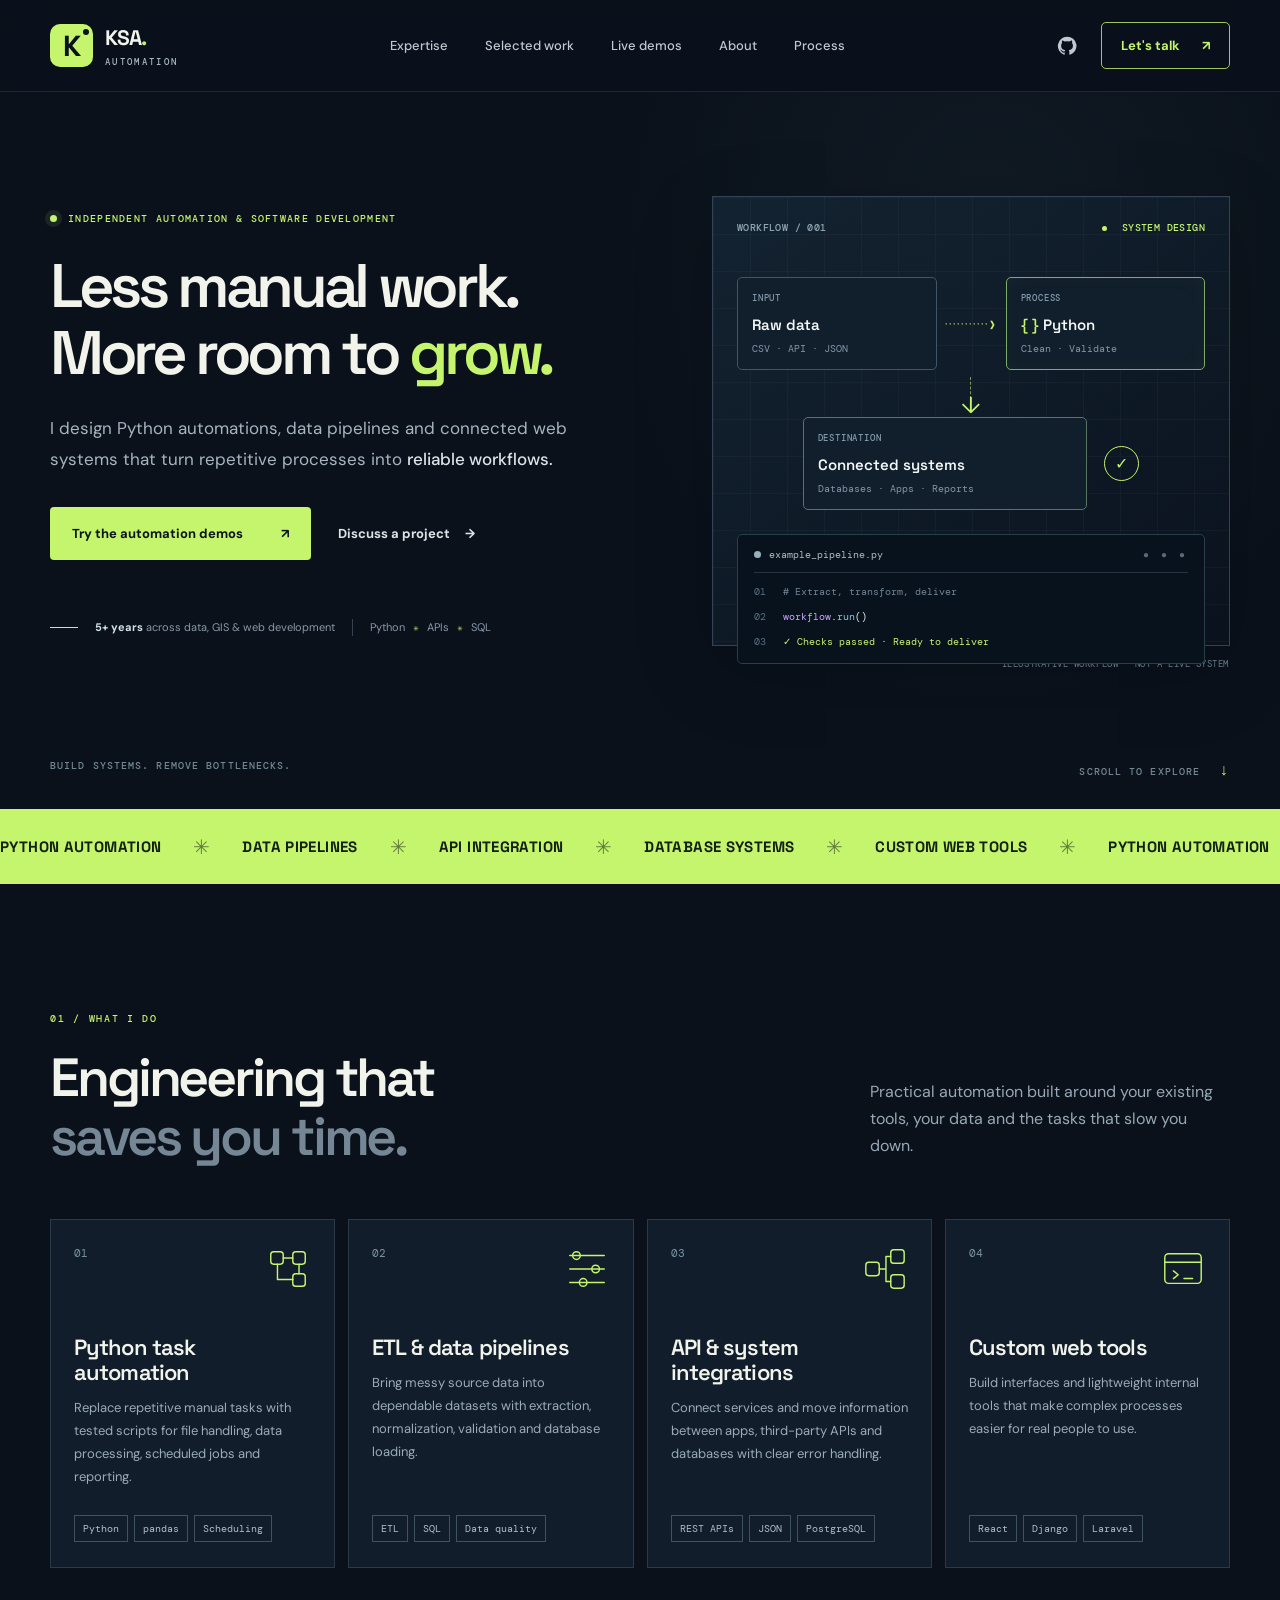
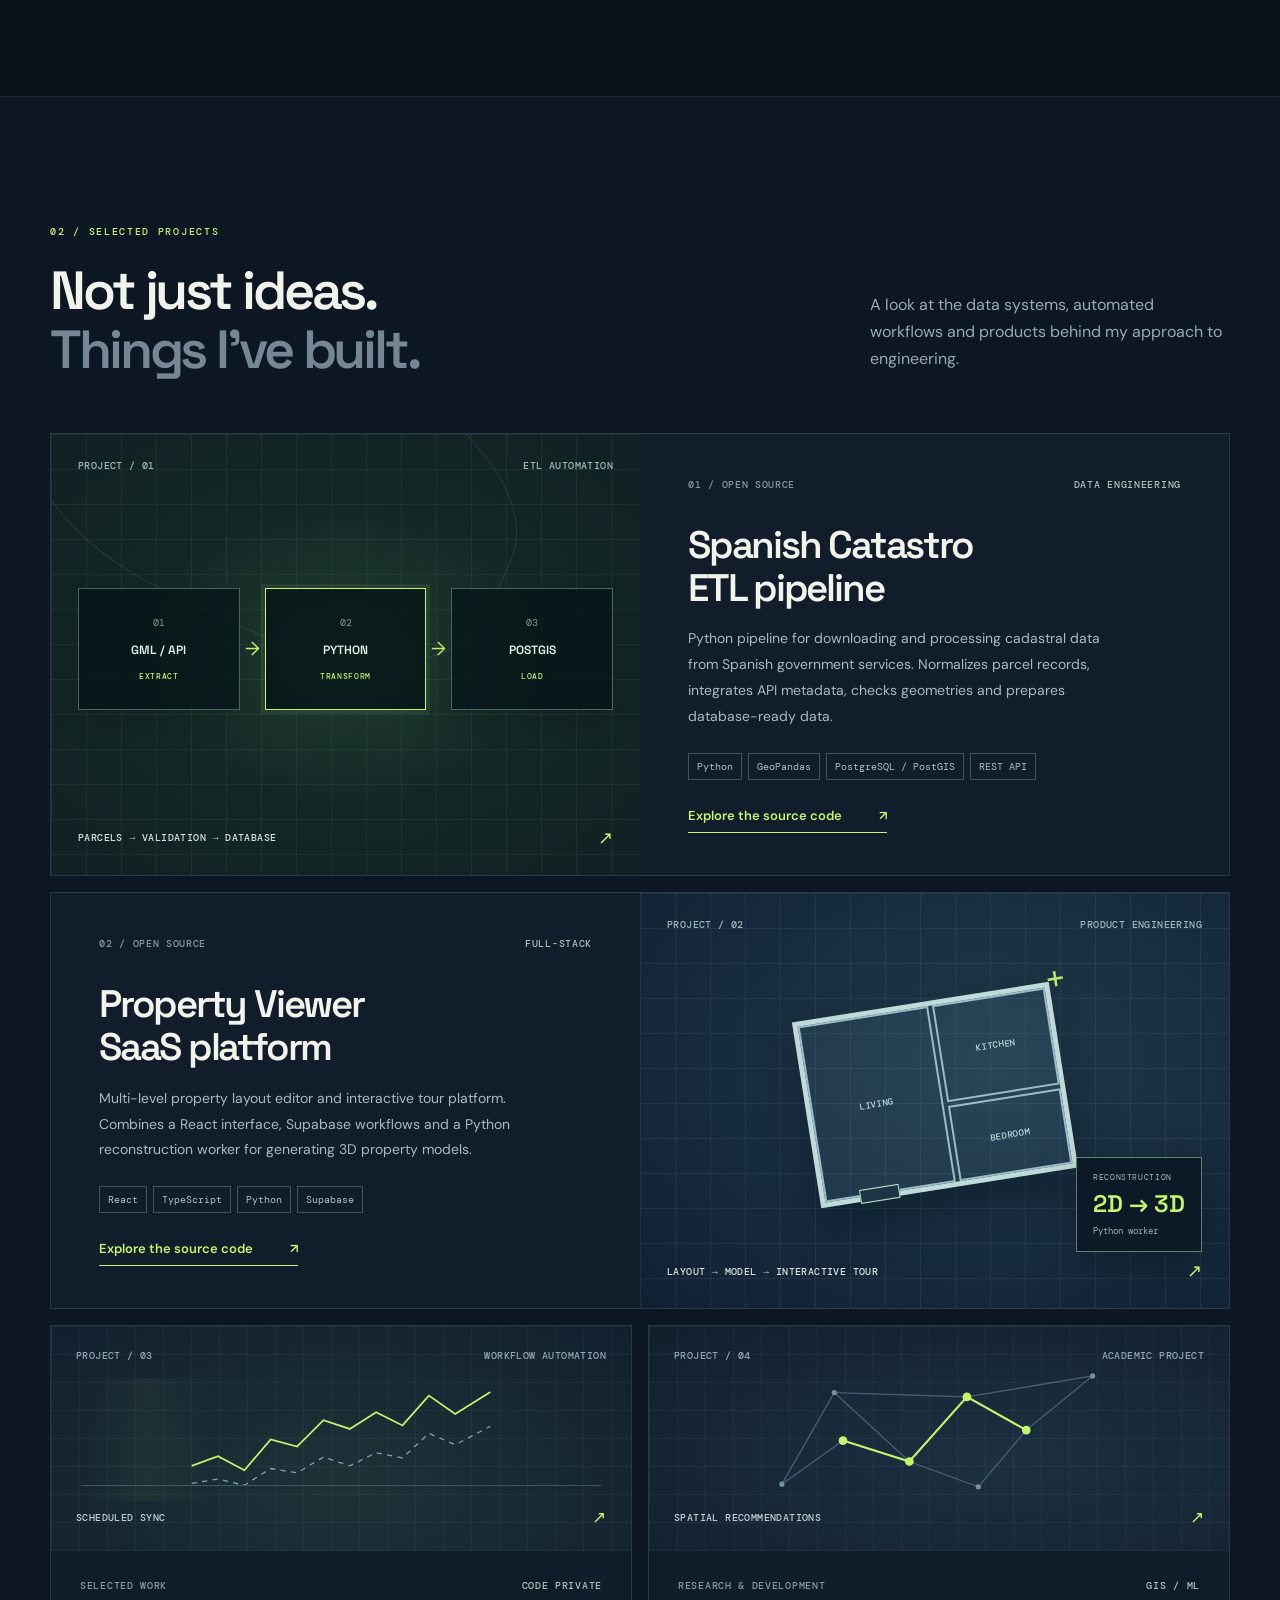
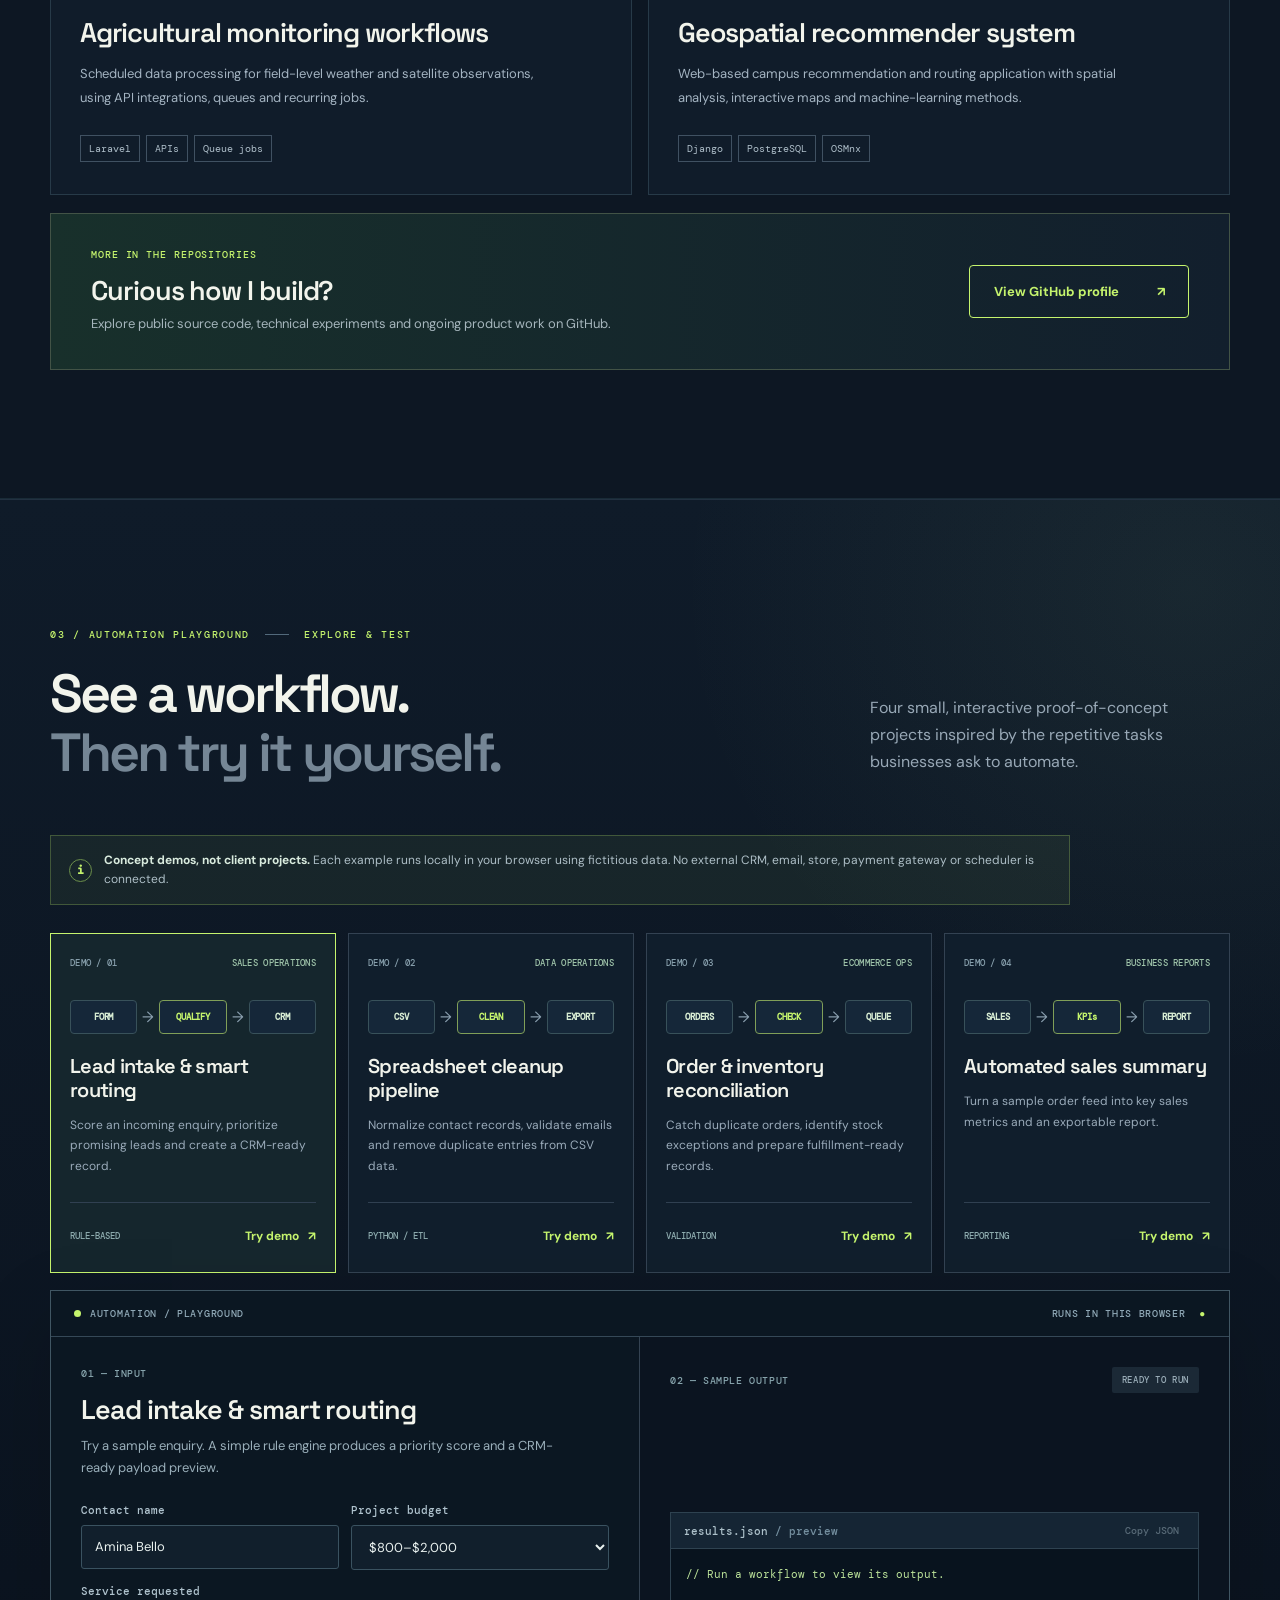
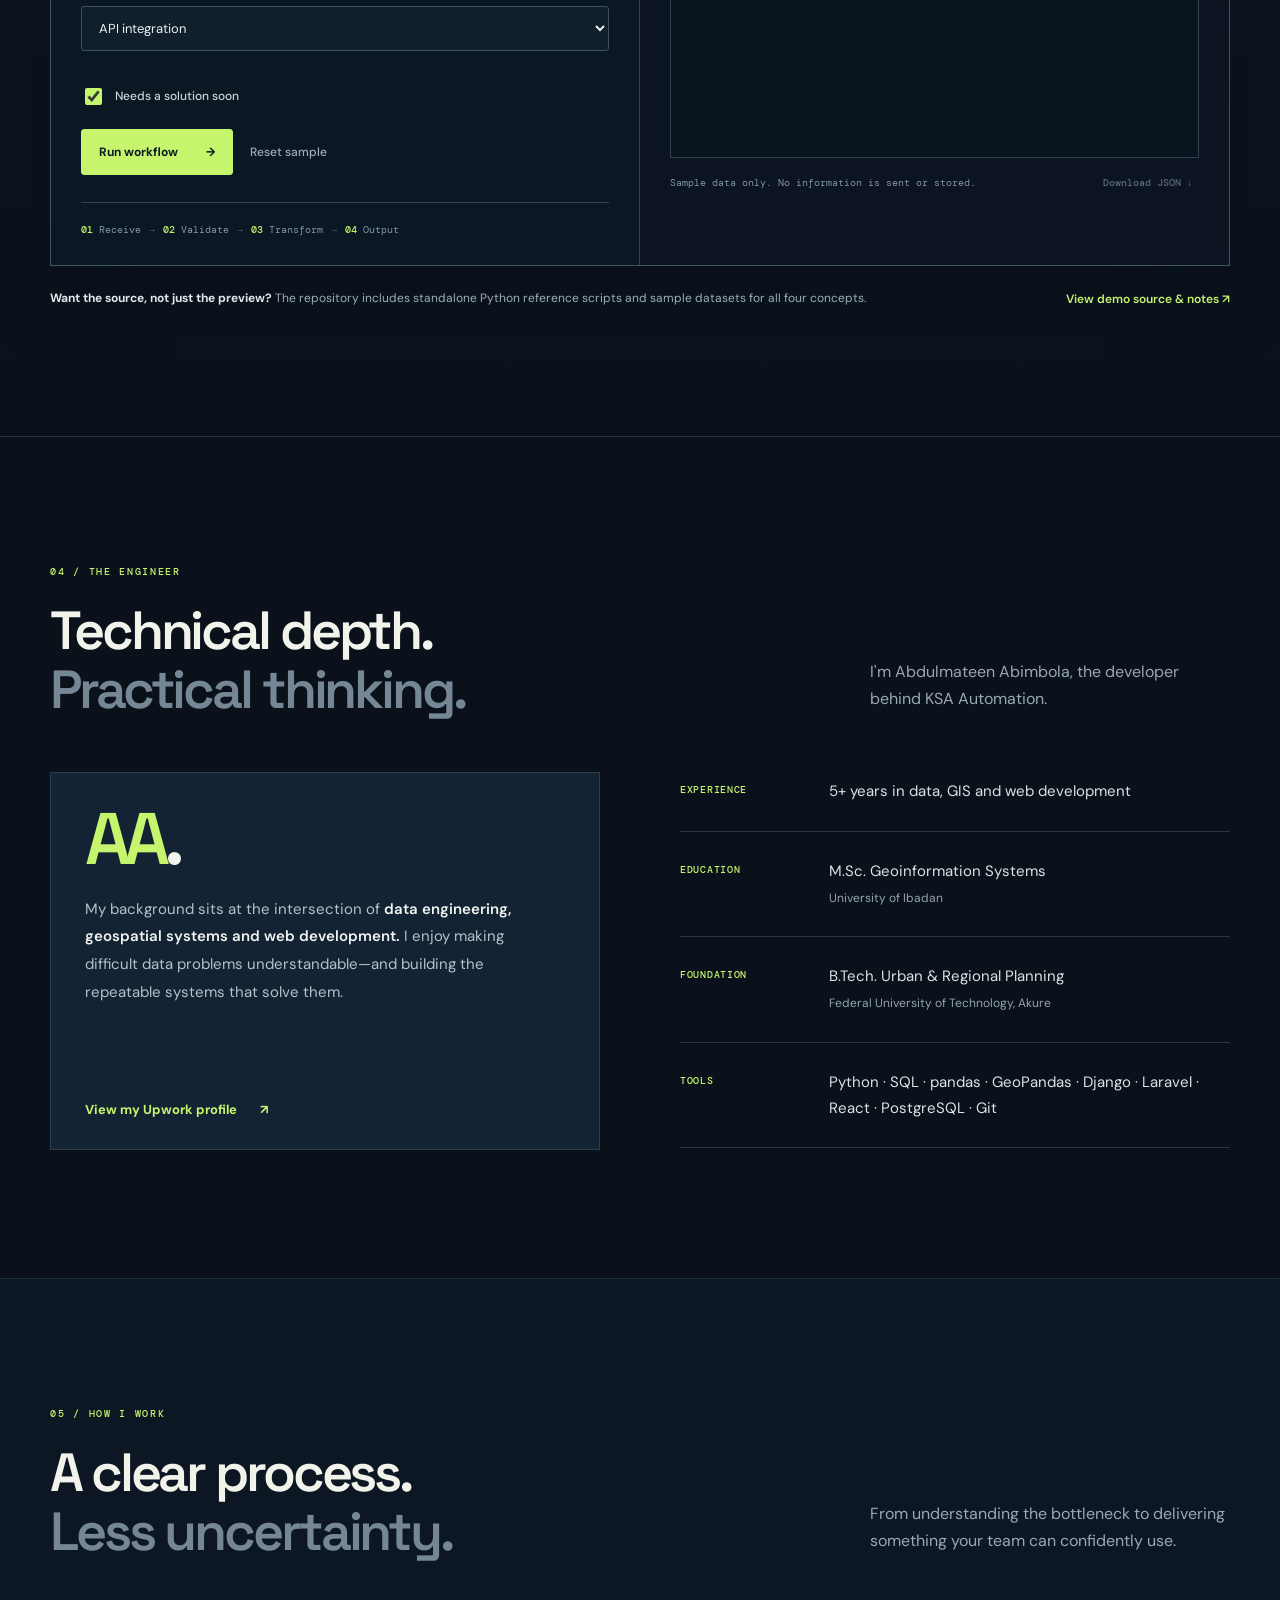
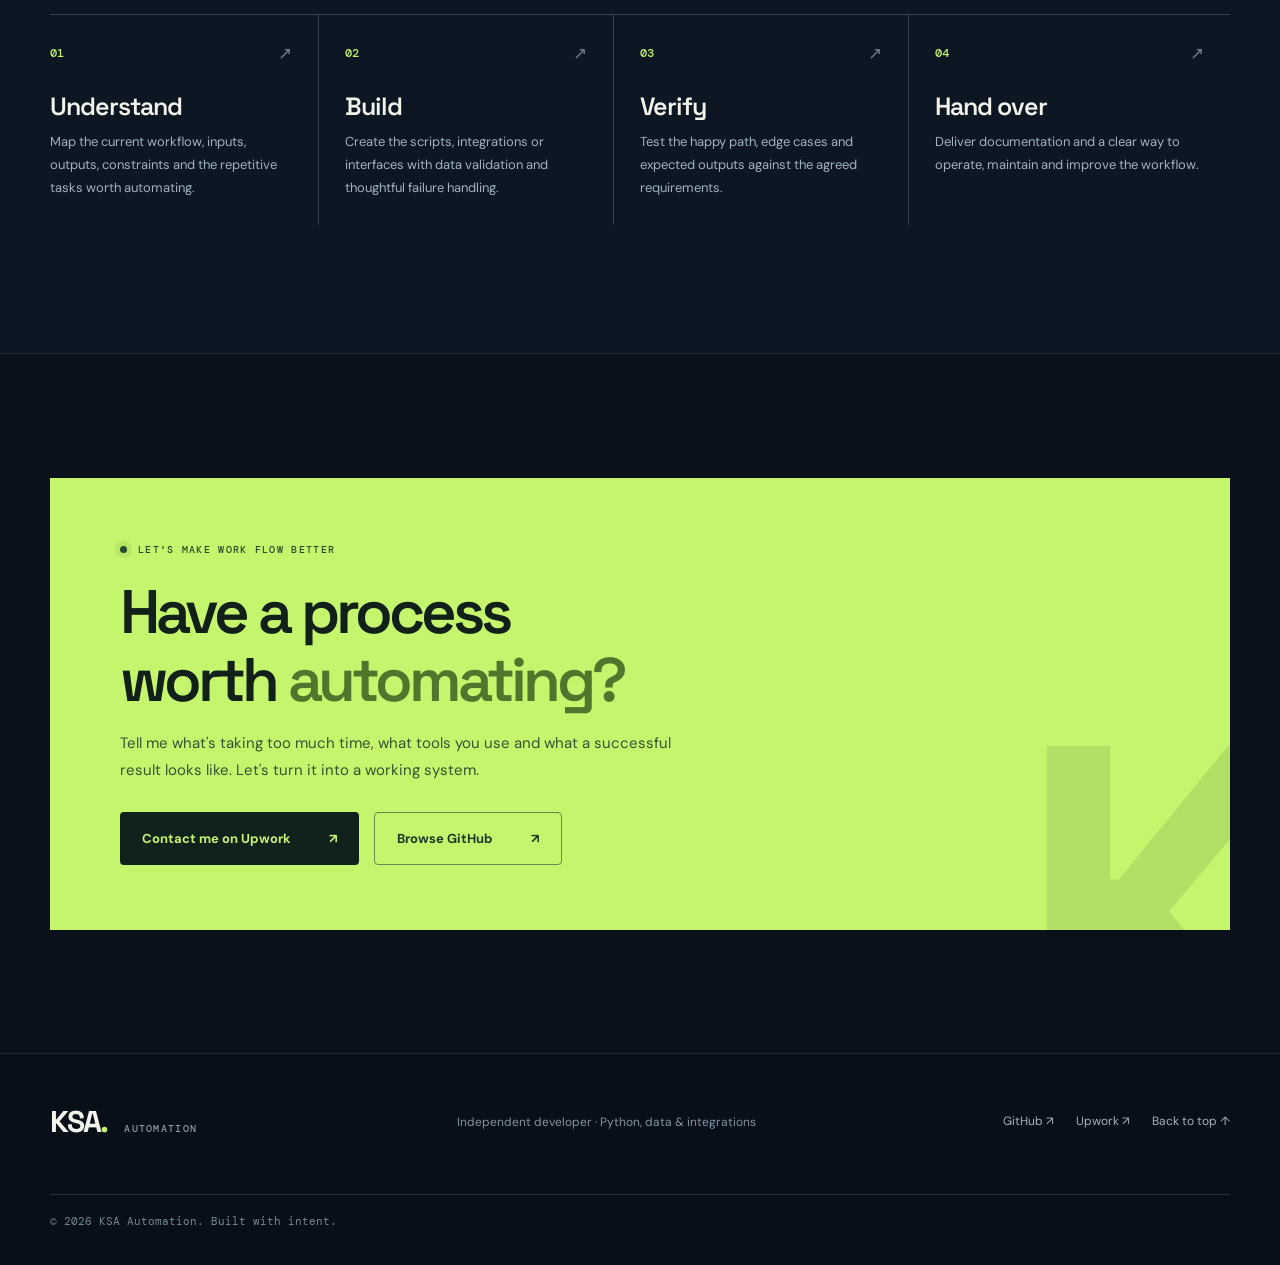
<file: index.html>
<!DOCTYPE html>
<html lang="en">
<head>
  <meta charset="UTF-8" />
  <meta name="viewport" content="width=device-width, initial-scale=1" />
  <meta name="theme-color" content="#0a111b" />
  <meta name="description" content="KSA Automation — Python automation, ETL pipelines, API integrations and custom web tools by Abdulmateen Abimbola. Explore real projects and work together." />
  <meta name="author" content="Abdulmateen Abimbola" />
  <meta name="robots" content="index, follow" />
  <meta property="og:type" content="website" />
  <meta property="og:title" content="KSA Automation — Python Automation & Data Engineering" />
  <meta property="og:description" content="Practical automation. Reliable data pipelines. Systems designed to reduce repetitive work." />
  <meta property="og:image" content="assets/og-cover.svg" />
  <title>KSA Automation | Python Automation & API Integration</title>
  <link rel="icon" type="image/svg+xml" href="assets/favicon.svg" />
  <link rel="preconnect" href="https://fonts.googleapis.com" />
  <link rel="preconnect" href="https://fonts.gstatic.com" crossorigin />
  <link href="https://fonts.googleapis.com/css2?family=DM+Mono:wght@400;500&family=DM+Sans:wght@400;500;600;700&family=Space+Grotesk:wght@400;500;600;700&display=swap" rel="stylesheet" />
  <link rel="stylesheet" href="assets/styles.css" />
  <script defer src="assets/main.js"></script>
  <script type="application/ld+json">
  {"@context":"https://schema.org","@type":"Person","name":"Abdulmateen Abimbola","alternateName":"KSA Automation","jobTitle":"Python Automation & ETL Developer","description":"Python automation, ETL development, API integration and custom data workflows.","sameAs":["https://github.com/shmorteen","https://www.upwork.com/freelancers/~01aa302d4af5a6e231"],"knowsAbout":["Python automation","ETL pipelines","API integration","SQL","Django","React","GeoPandas"]}
  </script>
</head>
<body>
  <a class="skip-link" href="#main">Skip to content</a>
  <div class="ambient-glow" aria-hidden="true"></div>

  <header class="site-header" id="top">
    <div class="shell header-inner">
      <a href="#top" class="brand" aria-label="KSA Automation home">
        <span class="brand-symbol" aria-hidden="true"><span class="symbol-corner">K</span><span class="symbol-spark"></span></span>
        <span class="brand-copy"><strong>KSA<span class="brand-dot">.</span></strong><small>AUTOMATION</small></span>
      </a>
      <nav class="desktop-nav" aria-label="Main navigation">
        <a href="#services">Expertise</a><a href="#work">Selected work</a><a href="#demos">Live demos</a><a href="#about">About</a><a href="#process">Process</a>
      </nav>
      <div class="header-actions">
        <a class="header-github" href="https://github.com/shmorteen" target="_blank" rel="noopener noreferrer" aria-label="GitHub profile">
          <svg viewBox="0 0 24 24" fill="currentColor" aria-hidden="true"><path d="M12 .9A11.1 11.1 0 0 0 8.5 22.5c.55.1.75-.23.75-.53v-2.06c-3.05.66-3.69-1.28-3.69-1.28-.5-1.27-1.22-1.61-1.22-1.61-.99-.68.08-.66.08-.66 1.1.08 1.67 1.13 1.67 1.13.98 1.68 2.57 1.19 3.19.9.1-.71.38-1.2.7-1.47-2.44-.28-5.01-1.22-5.01-5.48 0-1.21.43-2.2 1.14-2.98-.12-.28-.5-1.41.11-2.94 0 0 .94-.3 3.05 1.14a10.58 10.58 0 0 1 5.55 0c2.11-1.43 3.04-1.14 3.04-1.14.61 1.53.23 2.66.12 2.94.71.78 1.14 1.77 1.14 2.98 0 4.27-2.58 5.2-5.03 5.47.39.35.75 1.02.75 2.07v3.08c0 .29.2.64.76.53A11.1 11.1 0 0 0 12 .9Z"/></svg>
        </a>
        <a class="header-cta" href="#contact">Let's talk <span aria-hidden="true">↗</span></a>
        <button class="menu-toggle" type="button" aria-expanded="false" aria-controls="mobile-nav" aria-label="Open menu"><span></span><span></span></button>
      </div>
    </div>
    <nav class="mobile-nav" id="mobile-nav" aria-label="Mobile navigation" hidden>
      <a href="#services">Expertise</a><a href="#work">Selected work</a><a href="#demos">Live demos</a><a href="#about">About</a><a href="#process">Process</a><a href="#contact">Contact</a>
    </nav>
  </header>

  <main id="main">
    <section class="hero shell" aria-labelledby="hero-title">
      <div class="hero-copy">
        <div class="eyebrow"><span class="pulse-dot"></span> INDEPENDENT AUTOMATION & SOFTWARE DEVELOPMENT</div>
        <h1 id="hero-title">Less manual work.<br /><span class="line-accent">More room to <em>grow.</em></span></h1>
        <p class="hero-description">I design Python automations, data pipelines and connected web systems that turn repetitive processes into <strong>reliable workflows.</strong></p>
        <div class="hero-buttons">
          <a class="button button-primary" href="#demos">Try the automation demos <span aria-hidden="true">↗</span></a>
          <a class="button button-text" href="#contact">Discuss a project <span aria-hidden="true">→</span></a>
        </div>
        <div class="hero-proof"><div class="proof-rule"></div><span><strong>5+ years</strong> across data, GIS & web development</span><span class="proof-divider"></span><span>Python <span class="tiny-cross">✳</span> APIs <span class="tiny-cross">✳</span> SQL</span></div>
      </div>
      <div class="hero-visual" aria-label="Illustration of an automated data workflow">
        <div class="visual-topline"><span>WORKFLOW / 001</span><span class="visual-top-right"><i></i> SYSTEM DESIGN</span></div>
        <div class="flow-graphic">
          <div class="flow-column">
            <div class="flow-node input-node"><span class="node-kicker">INPUT</span><span class="node-label">Raw data</span><span class="node-meta">CSV · API · JSON</span></div>
            <div class="flow-dash" aria-hidden="true"><span>···········</span><b>›</b></div>
            <div class="flow-node python-node"><span class="node-kicker">PROCESS</span><span class="node-label"><span class="icon-code">{ }</span> Python</span><span class="node-meta">Clean · Validate</span></div>
          </div>
          <div class="vertical-connector" aria-hidden="true"><span></span><b>↓</b></div>
          <div class="flow-output">
            <div class="flow-node output-node"><span class="node-kicker">DESTINATION</span><span class="node-label">Connected systems</span><span class="node-meta">Databases · Apps · Reports</span></div>
            <div class="output-check" aria-hidden="true">✓</div>
          </div>
        </div>
        <div class="status-terminal"><div class="terminal-heading"><span class="terminal-circle"></span> <span>example_pipeline.py</span><span class="terminal-menu">● ● ●</span></div><div class="terminal-line"><span class="line-number">01</span><span class="terminal-muted"># Extract, transform, deliver</span></div><div class="terminal-line"><span class="line-number">02</span><span><span class="terminal-purple">workflow</span>.<span class="terminal-sky">run</span>()</span></div><div class="terminal-line"><span class="line-number">03</span><span class="terminal-green">✓ Checks passed · Ready to deliver</span></div></div>
        <span class="visual-footer">ILLUSTRATIVE WORKFLOW — NOT A LIVE SYSTEM</span>
      </div>
      <div class="hero-bottomline" aria-hidden="true"><span>BUILD SYSTEMS. REMOVE BOTTLENECKS.</span><span>SCROLL TO EXPLORE <b>↓</b></span></div>
    </section>

    <div class="marquee" aria-label="Areas of expertise"><div class="marquee-track"><span>PYTHON AUTOMATION</span><i>✳</i><span>DATA PIPELINES</span><i>✳</i><span>API INTEGRATION</span><i>✳</i><span>DATABASE SYSTEMS</span><i>✳</i><span>CUSTOM WEB TOOLS</span><i>✳</i><span>PYTHON AUTOMATION</span><i>✳</i><span>DATA PIPELINES</span><i>✳</i><span>API INTEGRATION</span><i>✳</i><span>DATABASE SYSTEMS</span><i>✳</i><span>CUSTOM WEB TOOLS</span><i>✳</i></div></div>

    <section class="section services shell" id="services" aria-labelledby="services-title">
      <div class="section-heading section-heading-split reveal"><div><div class="section-index">01 / WHAT I DO</div><h2 id="services-title">Engineering that<br /><span class="dimmed">saves you time.</span></h2></div><p>Practical automation built around your existing tools, your data and the tasks that slow you down.</p></div>
      <div class="service-grid">
        <article class="service-card reveal"><div class="service-top"><span>01</span><svg viewBox="0 0 48 48" aria-hidden="true"><rect x="6" y="6" width="13" height="13" rx="3"/><rect x="29" y="6" width="13" height="13" rx="3"/><rect x="29" y="29" width="13" height="13" rx="3"/><path d="M19 12.5h10M35.5 19v10M13 19v16h16"/></svg></div><h3>Python task automation</h3><p>Replace repetitive manual tasks with tested scripts for file handling, data processing, scheduled jobs and reporting.</p><div class="service-tags"><span>Python</span><span>pandas</span><span>Scheduling</span></div></article>
        <article class="service-card reveal"><div class="service-top"><span>02</span><svg viewBox="0 0 48 48" aria-hidden="true"><path d="M6 10h36M6 24h36M6 38h36"/><circle cx="13" cy="10" r="4"/><circle cx="33" cy="24" r="4"/><circle cx="20" cy="38" r="4"/></svg></div><h3>ETL & data pipelines</h3><p>Bring messy source data into dependable datasets with extraction, normalization, validation and database loading.</p><div class="service-tags"><span>ETL</span><span>SQL</span><span>Data quality</span></div></article>
        <article class="service-card reveal"><div class="service-top"><span>03</span><svg viewBox="0 0 48 48" aria-hidden="true"><rect x="4" y="17" width="14" height="14" rx="3"/><rect x="30" y="4" width="14" height="14" rx="3"/><rect x="30" y="30" width="14" height="14" rx="3"/><path d="M18 24h7V11h5M25 24v13h5"/></svg></div><h3>API & system integrations</h3><p>Connect services and move information between apps, third-party APIs and databases with clear error handling.</p><div class="service-tags"><span>REST APIs</span><span>JSON</span><span>PostgreSQL</span></div></article>
        <article class="service-card reveal"><div class="service-top"><span>04</span><svg viewBox="0 0 48 48" aria-hidden="true"><rect x="5" y="8" width="38" height="31" rx="4"/><path d="M5 17h38M14 26l5 4-5 4M25 34h9"/></svg></div><h3>Custom web tools</h3><p>Build interfaces and lightweight internal tools that make complex processes easier for real people to use.</p><div class="service-tags"><span>React</span><span>Django</span><span>Laravel</span></div></article>
      </div>
    </section>

    <section class="section work-section" id="work" aria-labelledby="work-title"><div class="shell">
      <div class="section-heading section-heading-split reveal"><div><div class="section-index">02 / SELECTED PROJECTS</div><h2 id="work-title">Not just ideas.<br /><span class="dimmed">Things I've built.</span></h2></div><p>A look at the data systems, automated workflows and products behind my approach to engineering.</p></div>
      <div class="projects">
        <article class="project project-featured reveal" aria-labelledby="project-catastro">
          <div class="project-art catastro-art" aria-hidden="true">
            <div class="art-label"><span>PROJECT / 01</span><span>ETL AUTOMATION</span></div>
            <div class="pipeline-art"><div class="pipeline-unit"><small>01</small><span>GML / API</span><b>EXTRACT</b></div><div class="pipeline-arrow">→</div><div class="pipeline-unit selected"><small>02</small><span>PYTHON</span><b>TRANSFORM</b></div><div class="pipeline-arrow">→</div><div class="pipeline-unit"><small>03</small><span>POSTGIS</span><b>LOAD</b></div></div>
            <div class="art-foot">PARCELS → VALIDATION → DATABASE <span>↗</span></div>
          </div>
          <div class="project-info"><div class="project-meta"><span>01 / OPEN SOURCE</span><span>DATA ENGINEERING</span></div><h3 id="project-catastro">Spanish Catastro<br />ETL pipeline</h3><p>Python pipeline for downloading and processing cadastral data from Spanish government services. Normalizes parcel records, integrates API metadata, checks geometries and prepares database-ready data.</p><div class="project-tech"><span>Python</span><span>GeoPandas</span><span>PostgreSQL / PostGIS</span><span>REST API</span></div><a class="project-link" href="https://github.com/shmorteen/catastro-etl" target="_blank" rel="noopener noreferrer">Explore the source code <span aria-hidden="true">↗</span></a></div>
        </article>
        <article class="project project-featured project-reverse reveal" aria-labelledby="project-property">
          <div class="project-art property-art" aria-hidden="true"><div class="art-label"><span>PROJECT / 02</span><span>PRODUCT ENGINEERING</span></div><div class="floor-stage"><div class="blueprint"><div class="room room-a">LIVING</div><div class="room room-b">KITCHEN</div><div class="room room-c">BEDROOM</div><div class="room room-d">BATH</div><div class="door-mark"></div><div class="floor-cross">+</div></div><div class="floor-floating"><span>RECONSTRUCTION</span><b>2D → 3D</b><small>Python worker</small></div></div><div class="art-foot">LAYOUT → MODEL → INTERACTIVE TOUR <span>↗</span></div></div>
          <div class="project-info"><div class="project-meta"><span>02 / OPEN SOURCE</span><span>FULL-STACK</span></div><h3 id="project-property">Property Viewer<br />SaaS platform</h3><p>Multi-level property layout editor and interactive tour platform. Combines a React interface, Supabase workflows and a Python reconstruction worker for generating 3D property models.</p><div class="project-tech"><span>React</span><span>TypeScript</span><span>Python</span><span>Supabase</span></div><a class="project-link" href="https://github.com/shmorteen/property-viewer-saas" target="_blank" rel="noopener noreferrer">Explore the source code <span aria-hidden="true">↗</span></a></div>
        </article>
        <div class="project-small-grid">
          <article class="project-small reveal"><div class="small-art agri-art" aria-hidden="true"><div class="small-art-top">PROJECT / 03 <span>WORKFLOW AUTOMATION</span></div><div class="sat-chart"><span class="grid-sweep"></span><svg viewBox="0 0 340 140"><path d="M0 100L30 89 60 105 90 70 120 78 150 48 180 58 210 39 240 54 270 20 300 41 340 16" stroke="#c5f46d" stroke-width="2" fill="none"/><path d="M0 120L30 115 60 122 90 103 120 108 150 90 180 100 210 85 240 91 270 63 300 76 340 55" stroke="#77a1b9" stroke-width="1.5" fill="none" stroke-dasharray="6 6"/></svg></div><div class="small-art-bottom">SCHEDULED SYNC <span>↗</span></div></div><div class="small-info"><div class="project-meta"><span>SELECTED WORK</span><span>CODE PRIVATE</span></div><h3>Agricultural monitoring workflows</h3><p>Scheduled data processing for field-level weather and satellite observations, using API integrations, queues and recurring jobs.</p><div class="project-tech"><span>Laravel</span><span>APIs</span><span>Queue jobs</span></div></div></article>
          <article class="project-small reveal"><div class="small-art network-art" aria-hidden="true"><div class="small-art-top">PROJECT / 04 <span>ACADEMIC PROJECT</span></div><svg viewBox="0 0 400 165" class="network-lines"><path d="M20 140L90 90 166 114 232 40 300 78 376 16M20 140L80 35 166 114 245 143 300 78M80 35L232 40 376 16" stroke="#466074" stroke-width="1.5" fill="none"/><path d="M90 90L166 114 232 40 300 78" stroke="#c5f46d" stroke-width="2.4" fill="none"/><g fill="#c5f46d"><circle cx="90" cy="90" r="5"/><circle cx="166" cy="114" r="5"/><circle cx="232" cy="40" r="5"/><circle cx="300" cy="78" r="5"/></g><g fill="#7891a3"><circle cx="20" cy="140" r="3"/><circle cx="80" cy="35" r="3"/><circle cx="245" cy="143" r="3"/><circle cx="376" cy="16" r="3"/></g></svg><div class="small-art-bottom">SPATIAL RECOMMENDATIONS <span>↗</span></div></div><div class="small-info"><div class="project-meta"><span>RESEARCH & DEVELOPMENT</span><span>GIS / ML</span></div><h3>Geospatial recommender system</h3><p>Web-based campus recommendation and routing application with spatial analysis, interactive maps and machine-learning methods.</p><div class="project-tech"><span>Django</span><span>PostgreSQL</span><span>OSMnx</span></div></div></article>
        </div>
      </div>
      <div class="github-banner reveal"><div><div class="banner-kicker">MORE IN THE REPOSITORIES</div><h3>Curious how I build?</h3><p>Explore public source code, technical experiments and ongoing product work on GitHub.</p></div><a href="https://github.com/shmorteen" target="_blank" rel="noopener noreferrer" class="button button-outline">View GitHub profile <span aria-hidden="true">↗</span></a></div>
    </div></section>


    <section class="section demos-section" id="demos" aria-labelledby="demos-title">
      <div class="shell">
        <div class="section-heading section-heading-split reveal">
          <div>
            <div class="section-index">03 / AUTOMATION PLAYGROUND <span class="demos-index-line"></span> EXPLORE & TEST</div>
            <h2 id="demos-title">See a workflow.<br /><span class="dimmed">Then try it yourself.</span></h2>
          </div>
          <p>Four small, interactive proof-of-concept projects inspired by the repetitive tasks businesses ask to automate.</p>
        </div>
        <div class="demo-disclosure reveal" role="note"><span class="demo-disclosure-icon" aria-hidden="true">i</span><span><strong>Concept demos, not client projects.</strong> Each example runs locally in your browser using fictitious data. No external CRM, email, store, payment gateway or scheduler is connected.</span></div>
        <div class="demo-grid" role="group" aria-label="Choose a workflow demo">
          <article class="demo-card reveal is-active" data-demo-card="lead">
            <div class="demo-card-head"><span>DEMO / 01</span><span class="demo-type">SALES OPERATIONS</span></div>
            <div class="demo-flow" aria-hidden="true"><span>FORM</span><i>→</i><span>QUALIFY</span><i>→</i><span>CRM</span></div>
            <h3>Lead intake & smart routing</h3>
            <p>Score an incoming enquiry, prioritize promising leads and create a CRM-ready record.</p>
            <div class="demo-card-bottom"><span class="demo-tag">RULE-BASED</span><button class="demo-select" type="button" data-demo="lead" aria-pressed="true" aria-controls="demo-console">Try demo <span aria-hidden="true">↗</span></button></div>
          </article>
          <article class="demo-card reveal" data-demo-card="clean">
            <div class="demo-card-head"><span>DEMO / 02</span><span class="demo-type">DATA OPERATIONS</span></div>
            <div class="demo-flow" aria-hidden="true"><span>CSV</span><i>→</i><span>CLEAN</span><i>→</i><span>EXPORT</span></div>
            <h3>Spreadsheet cleanup pipeline</h3>
            <p>Normalize contact records, validate emails and remove duplicate entries from CSV data.</p>
            <div class="demo-card-bottom"><span class="demo-tag">PYTHON / ETL</span><button class="demo-select" type="button" data-demo="clean" aria-pressed="false" aria-controls="demo-console">Try demo <span aria-hidden="true">↗</span></button></div>
          </article>
          <article class="demo-card reveal" data-demo-card="orders">
            <div class="demo-card-head"><span>DEMO / 03</span><span class="demo-type">ECOMMERCE OPS</span></div>
            <div class="demo-flow" aria-hidden="true"><span>ORDERS</span><i>→</i><span>CHECK</span><i>→</i><span>QUEUE</span></div>
            <h3>Order & inventory reconciliation</h3>
            <p>Catch duplicate orders, identify stock exceptions and prepare fulfillment-ready records.</p>
            <div class="demo-card-bottom"><span class="demo-tag">VALIDATION</span><button class="demo-select" type="button" data-demo="orders" aria-pressed="false" aria-controls="demo-console">Try demo <span aria-hidden="true">↗</span></button></div>
          </article>
          <article class="demo-card reveal" data-demo-card="reports">
            <div class="demo-card-head"><span>DEMO / 04</span><span class="demo-type">BUSINESS REPORTS</span></div>
            <div class="demo-flow" aria-hidden="true"><span>SALES</span><i>→</i><span>KPIs</span><i>→</i><span>REPORT</span></div>
            <h3>Automated sales summary</h3>
            <p>Turn a sample order feed into key sales metrics and an exportable report.</p>
            <div class="demo-card-bottom"><span class="demo-tag">REPORTING</span><button class="demo-select" type="button" data-demo="reports" aria-pressed="false" aria-controls="demo-console">Try demo <span aria-hidden="true">↗</span></button></div>
          </article>
        </div>

        <div class="demo-console reveal" id="demo-console" aria-label="Interactive automation simulator">
          <div class="demo-console-head"><div><span class="terminal-circle" aria-hidden="true"></span><span>AUTOMATION / PLAYGROUND</span></div><span>RUNS IN THIS BROWSER <span class="console-online" aria-hidden="true">●</span></span></div>
          <div class="demo-console-layout">
            <div class="demo-console-input">
              <div class="console-section-label">01 — INPUT</div>
              <h3 id="demo-current-title">Lead intake & smart routing</h3>
              <p id="demo-current-description">Adjust the sample enquiry, then run the workflow to see how it is classified.</p>
              <form id="demo-form" novalidate>
                <div id="demo-fields"></div>
                <div class="demo-form-actions"><button class="demo-run" type="submit">Run workflow <span aria-hidden="true">→</span></button><button class="demo-reset" id="demo-reset" type="button">Reset sample</button></div>
              </form>
              <div class="demo-pipeline-notes"><span><b>01</b> Receive</span><i>→</i><span><b>02</b> Validate</span><i>→</i><span><b>03</b> Transform</span><i>→</i><span><b>04</b> Output</span></div>
            </div>
            <div class="demo-console-output" aria-live="polite" aria-atomic="true">
              <div class="output-heading"><span>02 — SAMPLE OUTPUT</span><span id="demo-status" class="demo-status">READY TO RUN</span></div>
              <div id="demo-kpis" class="demo-kpis" aria-label="Demo summary"></div>
              <div class="output-code-header"><span>results.json <span class="faux-file">/ preview</span></span><button id="demo-copy" class="demo-copy" type="button" disabled>Copy JSON</button></div>
              <pre class="demo-json" id="demo-json" tabindex="0">// Run a workflow to view its output.</pre>
              <div class="demo-output-bottom"><span id="demo-summary">Sample data only. No information is sent or stored.</span><button class="demo-download" id="demo-download" type="button" disabled>Download JSON ↓</button></div>
            </div>
          </div>
        </div>
        <div class="demo-underfoot reveal"><div><strong>Want the source, not just the preview?</strong> The repository includes standalone Python reference scripts and sample datasets for all four concepts.</div><a href="demo-workflows/index.html" target="_blank" rel="noopener noreferrer">View demo source & notes <span aria-hidden="true">↗</span></a></div>
      </div>
    </section>

    <section class="section about-section shell" id="about" aria-labelledby="about-title">
      <div class="section-heading section-heading-split reveal"><div><div class="section-index">04 / THE ENGINEER</div><h2 id="about-title">Technical depth.<br /><span class="dimmed">Practical thinking.</span></h2></div><p>I'm Abdulmateen Abimbola, the developer behind KSA Automation.</p></div>
      <div class="about-layout reveal"><div class="about-statement"><div class="about-monogram">AA<span>.</span></div><p>My background sits at the intersection of <strong>data engineering, geospatial systems and web development.</strong> I enjoy making difficult data problems understandable—and building the repeatable systems that solve them.</p><a class="text-link" href="https://www.upwork.com/freelancers/~01aa302d4af5a6e231" target="_blank" rel="noopener noreferrer">View my Upwork profile <span aria-hidden="true">↗</span></a></div><div class="about-details"><div class="detail-row"><span>EXPERIENCE</span><p>5+ years in data, GIS and web development</p></div><div class="detail-row"><span>EDUCATION</span><p>M.Sc. Geoinformation Systems<br /><small>University of Ibadan</small></p></div><div class="detail-row"><span>FOUNDATION</span><p>B.Tech. Urban & Regional Planning<br /><small>Federal University of Technology, Akure</small></p></div><div class="detail-row"><span>TOOLS</span><p>Python · SQL · pandas · GeoPandas · Django · Laravel · React · PostgreSQL · Git</p></div></div></div>
    </section>

    <section class="section process-section" id="process" aria-labelledby="process-title"><div class="shell"><div class="section-heading section-heading-split reveal"><div><div class="section-index">05 / HOW I WORK</div><h2 id="process-title">A clear process.<br /><span class="dimmed">Less uncertainty.</span></h2></div><p>From understanding the bottleneck to delivering something your team can confidently use.</p></div><div class="steps"><article class="step reveal"><span class="step-num">01 <span>↗</span></span><h3>Understand</h3><p>Map the current workflow, inputs, outputs, constraints and the repetitive tasks worth automating.</p></article><article class="step reveal"><span class="step-num">02 <span>↗</span></span><h3>Build</h3><p>Create the scripts, integrations or interfaces with data validation and thoughtful failure handling.</p></article><article class="step reveal"><span class="step-num">03 <span>↗</span></span><h3>Verify</h3><p>Test the happy path, edge cases and expected outputs against the agreed requirements.</p></article><article class="step reveal"><span class="step-num">04 <span>↗</span></span><h3>Hand over</h3><p>Deliver documentation and a clear way to operate, maintain and improve the workflow.</p></article></div></div></section>

    <section class="contact-section shell" id="contact" aria-labelledby="contact-title"><div class="contact-panel reveal"><div class="contact-eyebrow"><span class="pulse-dot"></span> LET'S MAKE WORK FLOW BETTER</div><h2 id="contact-title">Have a process<br />worth <span>automating?</span></h2><p>Tell me what's taking too much time, what tools you use and what a successful result looks like. Let's turn it into a working system.</p><div class="contact-actions"><a class="button button-primary" href="https://www.upwork.com/freelancers/~01aa302d4af5a6e231" target="_blank" rel="noopener noreferrer">Contact me on Upwork <span aria-hidden="true">↗</span></a><a class="button button-outline-dark" href="https://github.com/shmorteen" target="_blank" rel="noopener noreferrer">Browse GitHub <span aria-hidden="true">↗</span></a></div><span class="contact-ornament" aria-hidden="true">K</span></div></section>
  </main>
  <footer class="site-footer"><div class="shell footer-inner"><a href="#top" class="footer-brand">KSA<span>.</span> <small>AUTOMATION</small></a><div class="footer-middle">Independent developer · Python, data & integrations</div><div class="footer-links"><a href="https://github.com/shmorteen" target="_blank" rel="noopener noreferrer">GitHub ↗</a><a href="https://www.upwork.com/freelancers/~01aa302d4af5a6e231" target="_blank" rel="noopener noreferrer">Upwork ↗</a><a href="#top">Back to top ↑</a></div><div class="footer-bottom">© <span id="year">2026</span> KSA Automation. Built with intent.</div></div></footer>
</body>
</html>
</file>
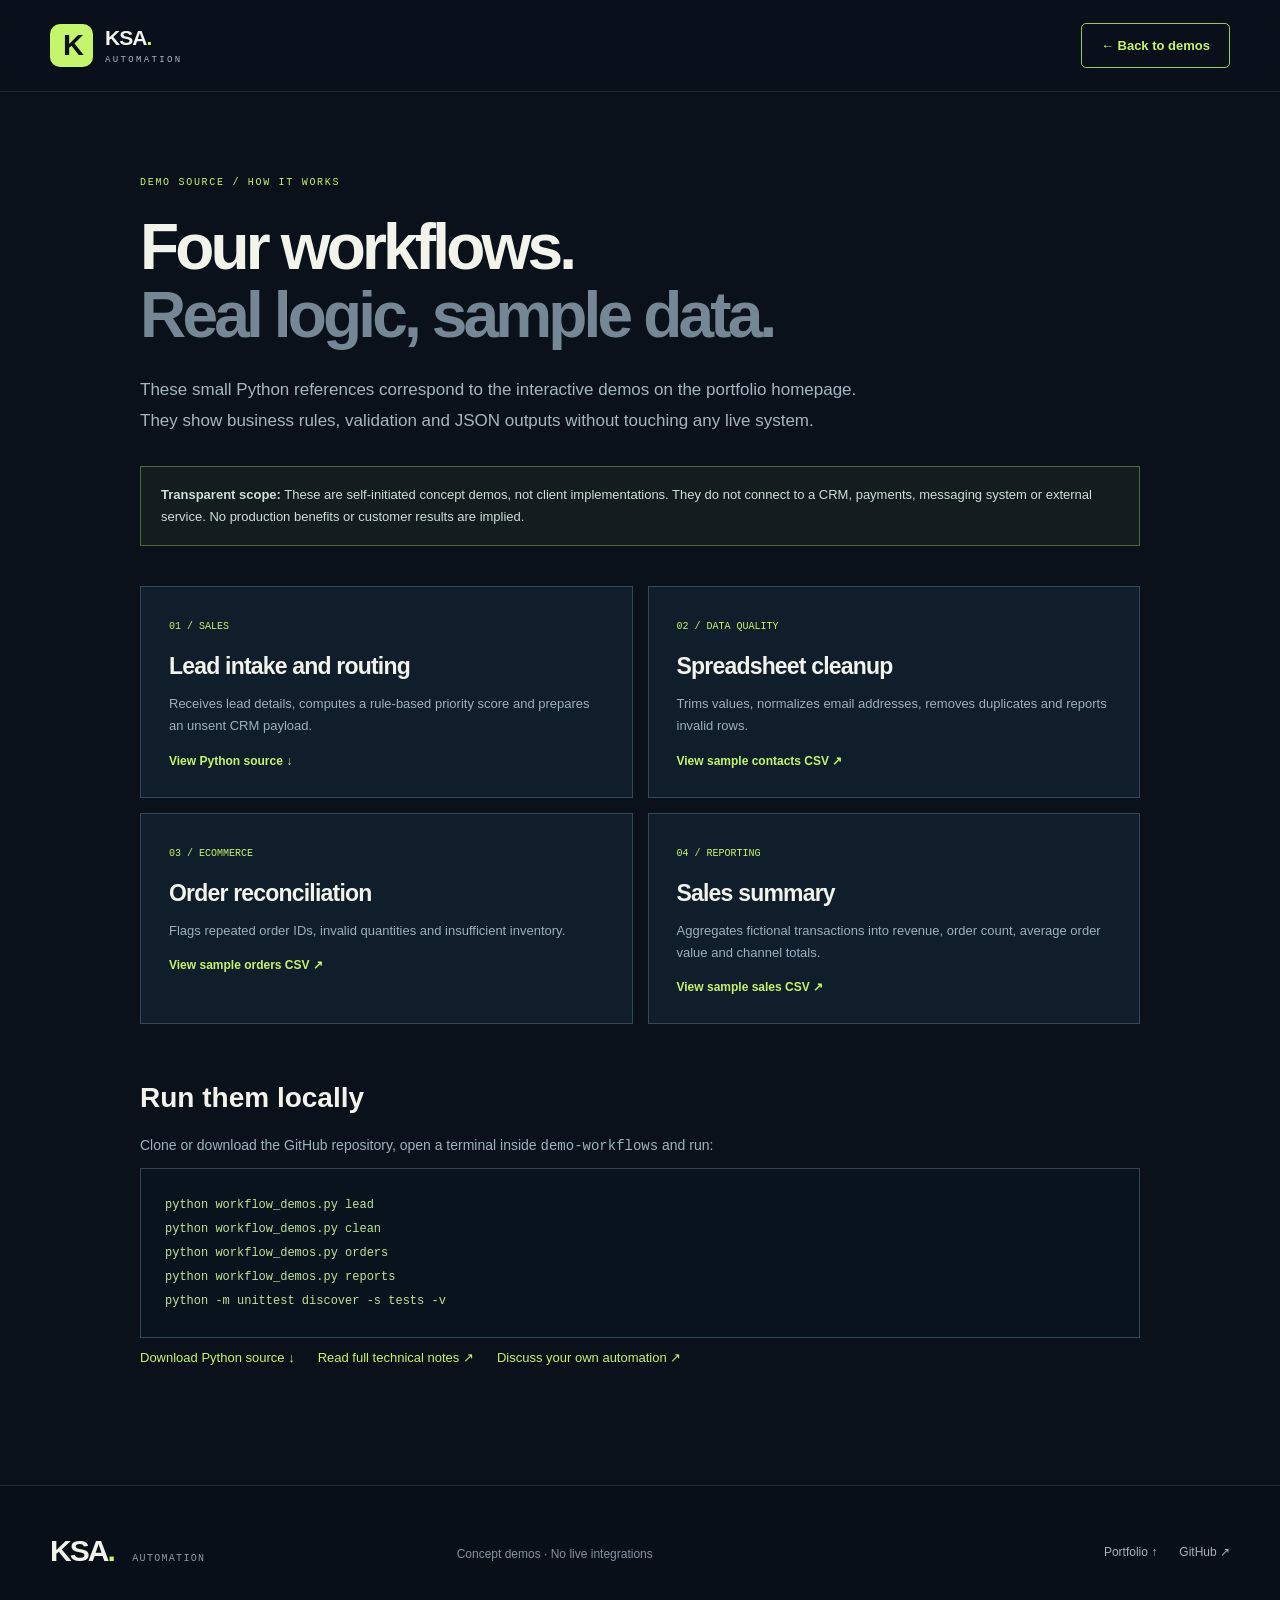
<file: demo-workflows/index.html>
<!doctype html>
<html lang="en"><head><meta charset="utf-8"><meta name="viewport" content="width=device-width,initial-scale=1"><meta name="theme-color" content="#0a111b"><meta name="description" content="Four open, reproducible automation concept projects from KSA Automation: lead routing, CSV cleaning, order reconciliation and reporting."><title>Automation Demo Source | KSA Automation</title><link rel="icon" type="image/svg+xml" href="../assets/favicon.svg"><link rel="stylesheet" href="../assets/styles.css"><style>
.doc{max-width:1000px;margin:0 auto;padding:85px 0 120px}.doc h1{font:600 clamp(38px,5vw,67px)/1.07 var(--heading);letter-spacing:-.06em;margin:25px 0}.doc>p{max-width:720px;color:#a6b6c0;font:400 17px/1.8 var(--sans)}.doc-note{padding:17px 20px;border:1px solid rgba(197,244,109,.34);color:#ccdfd7;background:rgba(197,244,109,.05);font:400 13px/1.7 var(--sans);margin:30px 0 40px}.doc-grid{display:grid;grid-template-columns:1fr 1fr;gap:15px}.doc-card{padding:28px;border:1px solid #344857;background:#101d2a}.doc-card small{font:500 10px var(--mono);color:var(--lime)}.doc-card h2{font:600 23px var(--heading);margin:20px 0 12px;letter-spacing:-.035em}.doc-card p{color:#9cb0bd;font-size:13px;line-height:1.7}.doc-card a{color:var(--lime);font-size:12px;font-weight:700}.doc-code{border:1px solid #314554;background:#08131e;color:#bce39a;padding:24px;font:400 12px/2 var(--mono);white-space:pre-wrap;overflow-wrap:anywhere}.doc-section{margin-top:58px}.doc-section h2{font:600 28px var(--heading)}.doc-links{display:flex;gap:23px;flex-wrap:wrap}.doc-links a{color:var(--lime);font-size:13px}.doc-links a:hover{text-decoration:underline}@media(max-width:640px){.doc{padding:55px 0 80px}.doc-grid{grid-template-columns:1fr}.doc-card{padding:23px}}
</style></head><body>
<a class="skip-link" href="#docs">Skip to documentation</a>
<header class="site-header"><div class="shell header-inner"><a href="../index.html" class="brand"><span class="brand-symbol" aria-hidden="true">K</span><span class="brand-copy"><strong>KSA<span class="brand-dot">.</span></strong><small>AUTOMATION</small></span></a><a class="header-cta" href="../index.html#demos">← Back to demos</a></div></header>
<main class="shell doc" id="docs"><div class="section-index">DEMO SOURCE / HOW IT WORKS</div><h1>Four workflows.<br><span class="dimmed">Real logic, sample data.</span></h1><p>These small Python references correspond to the interactive demos on the portfolio homepage. They show business rules, validation and JSON outputs without touching any live system.</p><div class="doc-note"><strong>Transparent scope:</strong> These are self-initiated concept demos, not client implementations. They do not connect to a CRM, payments, messaging system or external service. No production benefits or customer results are implied.</div>
<div class="doc-grid"><article class="doc-card"><small>01 / SALES</small><h2>Lead intake and routing</h2><p>Receives lead details, computes a rule-based priority score and prepares an unsent CRM payload.</p><a href="workflow_demos.py" download>View Python source ↓</a></article><article class="doc-card"><small>02 / DATA QUALITY</small><h2>Spreadsheet cleanup</h2><p>Trims values, normalizes email addresses, removes duplicates and reports invalid rows.</p><a href="samples/contacts.csv">View sample contacts CSV ↗</a></article><article class="doc-card"><small>03 / ECOMMERCE</small><h2>Order reconciliation</h2><p>Flags repeated order IDs, invalid quantities and insufficient inventory.</p><a href="samples/orders.csv">View sample orders CSV ↗</a></article><article class="doc-card"><small>04 / REPORTING</small><h2>Sales summary</h2><p>Aggregates fictional transactions into revenue, order count, average order value and channel totals.</p><a href="samples/sales.csv">View sample sales CSV ↗</a></article></div>
<section class="doc-section"><h2>Run them locally</h2><p style="color:#9eb2bd;font-size:14px">Clone or download the GitHub repository, open a terminal inside <code>demo-workflows</code> and run:</p><pre class="doc-code">python workflow_demos.py lead
python workflow_demos.py clean
python workflow_demos.py orders
python workflow_demos.py reports
python -m unittest discover -s tests -v</pre><div class="doc-links"><a href="workflow_demos.py" download>Download Python source ↓</a><a href="README.md">Read full technical notes ↗</a><a href="../index.html#contact">Discuss your own automation ↗</a></div></section></main><footer class="site-footer"><div class="shell footer-inner"><div class="footer-brand">KSA<span>.</span> <small>AUTOMATION</small></div><div class="footer-middle">Concept demos · No live integrations</div><div class="footer-links"><a href="../index.html">Portfolio ↑</a><a href="https://github.com/shmorteen" target="_blank" rel="noopener noreferrer">GitHub ↗</a></div></div></footer></body></html>
</file>
<file: assets/styles.css>
:root{--bg:#0a111b;--bg-deep:#070d15;--panel:#101b29;--panel-light:#142233;--line:#273443;--muted:#98a7b4;--white:#f2f4ec;--lime:#c5f46d;--sky:#81b9dc;--mono:'DM Mono',monospace;--heading:'Space Grotesk',sans-serif;--sans:'DM Sans',sans-serif}
*{box-sizing:border-box}html{scroll-behavior:smooth;scroll-padding-top:100px;overflow-x:clip}body{margin:0;background:var(--bg);color:var(--white);font-family:var(--sans);-webkit-font-smoothing:antialiased;overflow-x:hidden}body.menu-open{overflow:hidden}a{color:inherit;text-decoration:none}button{font:inherit}svg{display:block;max-width:100%}::selection{color:#0c1720;background:var(--lime)}.shell{width:min(1252px,calc(100% - 100px));margin-inline:auto}.skip-link{position:absolute;top:-60px;left:15px;background:var(--lime);color:var(--bg);padding:12px 16px;z-index:100}.skip-link:focus{top:10px}a:focus-visible,button:focus-visible{outline:2px solid var(--lime);outline-offset:5px}.ambient-glow{position:absolute;pointer-events:none;inset:70px 0 auto auto;width:57vw;height:720px;background:radial-gradient(ellipse at 60% 25%,rgba(60,91,92,.13),transparent 60%);z-index:0}
.site-header{position:relative;z-index:30;border-bottom:1px solid rgba(148,168,178,.15);background:rgba(10,17,27,.93);backdrop-filter:blur(18px);-webkit-backdrop-filter:blur(18px)}.header-inner{height:91px;display:flex;align-items:center;justify-content:space-between;gap:30px}.brand{display:inline-flex;align-items:center;gap:12px;flex-shrink:0}.brand-symbol{position:relative;display:grid;place-items:center;width:43px;height:43px;background:var(--lime);border-radius:10px;color:var(--bg);font:700 29px var(--heading);letter-spacing:-4px}.symbol-corner{transform:translate(-2px,0)}.symbol-spark{position:absolute;right:4px;top:5px;width:6px;height:6px;border-radius:50%;background:var(--bg)}.brand-copy{display:flex;flex-direction:column;line-height:1}.brand-copy strong{font:700 21px var(--heading);letter-spacing:-.045em}.brand-dot{color:var(--lime)}.brand-copy small{margin-top:5px;font:500 9px var(--mono);letter-spacing:.26em;color:#abb9c5}.desktop-nav{display:flex;align-items:center;gap:37px}.desktop-nav a,.header-github{color:#c1c9d0;font-size:13px;font-weight:500;transition:color .2s}.desktop-nav a:hover,.header-github:hover,.footer-links a:hover{color:var(--lime)}.header-actions{display:flex;align-items:center;gap:24px}.header-github svg{width:20px;height:20px}.header-cta{border:1px solid rgba(197,244,109,.8);color:var(--lime);font-size:13px;font-weight:700;padding:14px 19px;border-radius:5px;display:flex;gap:22px;align-items:center;transition:all .2s}.header-cta:hover{background:var(--lime);color:var(--bg)}.menu-toggle{display:none;border:none;background:transparent;width:44px;height:44px;cursor:pointer;flex-direction:column;align-items:center;justify-content:center;gap:6px}.menu-toggle span{height:2px;width:23px;background:var(--white);transition:transform .2s}.mobile-nav[hidden]{display:none!important}
.hero{min-height:717px;display:grid;grid-template-columns:1.07fr .93fr;column-gap:66px;align-items:center;position:relative;padding-top:36px;padding-bottom:95px}.hero-copy{position:relative;z-index:2;padding-top:6px}.eyebrow,.section-index,.contact-eyebrow{font:500 10px var(--mono);letter-spacing:.13em;color:var(--lime);display:flex;gap:11px;align-items:center}.pulse-dot{width:7px;height:7px;background:var(--lime);border-radius:50%;box-shadow:0 0 0 5px rgba(197,244,109,.09);flex-shrink:0}.hero h1{font:600 clamp(46px,4.8vw,75px)/1.105 var(--heading);letter-spacing:-.071em;margin:28px -50px 25px 0}.line-accent{white-space:nowrap}.hero h1 em{font-style:normal;color:var(--lime)}.hero-description{color:#a7b5c1;font-size:17px;line-height:1.78;max-width:520px;margin:0}.hero-description strong{color:#dbe4e7;font-weight:500}.hero-buttons{display:flex;align-items:center;gap:27px;margin-top:33px}.button{display:inline-flex;align-items:center;justify-content:center;gap:38px;min-height:53px;padding:15px 22px;border-radius:4px;font-size:13px;font-weight:700;transition:transform .2s,background .2s,color .2s,border-color .2s}.button:hover{transform:translateY(-3px)}.button-primary{background:var(--lime);color:#0b161b}.button-primary:hover{background:#dcffa6}.button-text{padding-left:0;padding-right:0;color:#dde4e8;gap:15px}.button-text:hover{color:var(--lime)}.hero-proof{display:flex;align-items:center;gap:17px;margin-top:59px;color:#889aa9;font-size:11px;line-height:1.6;flex-wrap:wrap}.hero-proof strong{color:#d5e2e8;font-weight:700}.proof-rule{width:28px;height:1px;background:var(--lime)}.proof-divider{height:17px;width:1px;background:#354350}.tiny-cross{color:var(--lime);font-size:7px;padding:0 5px}.hero-visual{height:450px;background:linear-gradient(145deg,rgba(20,36,51,.92),rgba(10,18,29,.94));border:1px solid #334254;position:relative;padding:24px 24px 21px;box-shadow:0 24px 75px rgba(0,0,0,.19)}.hero-visual::before{content:'';position:absolute;inset:0;pointer-events:none;background-image:linear-gradient(to right,rgba(124,149,164,.06) 1px,transparent 1px),linear-gradient(to bottom,rgba(124,149,164,.06) 1px,transparent 1px);background-size:37px 37px}.visual-topline,.art-label,.art-foot,.small-art-top,.small-art-bottom{display:flex;justify-content:space-between;align-items:center;font:500 10px var(--mono);letter-spacing:.04em;color:#93a7b5;position:relative;z-index:1}.visual-top-right{color:var(--lime)}.visual-top-right i{display:inline-block;width:5px;height:5px;background:var(--lime);border-radius:50%;margin-right:8px;vertical-align:middle}.flow-graphic{position:relative;margin-top:43px}.flow-column{display:flex;align-items:center;justify-content:space-between;gap:8px}.flow-node{position:relative;z-index:1;border:1px solid #40556a;border-radius:5px;background:#111e2c;padding:14px;min-width:128px}.input-node{flex:1}.python-node{flex:1;border-color:#7eab6a;box-shadow:inset 0 0 20px rgba(197,244,109,.03)}.node-kicker{display:block;color:#8299a9;font:500 9px var(--mono);letter-spacing:.09em}.node-label{display:block;color:#f2f7f7;font:600 15px var(--heading);margin-top:11px}.node-meta{display:block;color:#8397a8;font:400 10px var(--mono);margin-top:8px}.icon-code{color:var(--lime)}.flow-dash{display:flex;color:var(--lime);align-items:center;letter-spacing:2px;white-space:nowrap;font-size:12px}.flow-dash b{font-size:24px;font-weight:400;line-height:0}.vertical-connector{height:47px;display:flex;flex-direction:column;align-items:center;justify-content:center;color:var(--lime);font-size:23px;position:relative}.vertical-connector span{border-left:1px dashed var(--lime);height:22px;opacity:.6}.vertical-connector b{line-height:12px;font-weight:400}.flow-output{display:flex;align-items:center;gap:17px;padding:0 14%}.output-node{flex:1;border-color:#597365}.output-check{border:1px solid var(--lime);color:var(--lime);display:grid;place-items:center;border-radius:50%;width:35px;height:35px;flex-shrink:0}.status-terminal{position:relative;z-index:1;background:#08121c;border:1px solid #273e4b;border-radius:5px;margin-top:24px;padding:13px 16px 15px}.terminal-heading{display:flex;align-items:center;gap:8px;border-bottom:1px solid #263340;padding-bottom:11px;color:#aebdc7;font:400 10px var(--mono)}.terminal-circle{width:7px;height:7px;border-radius:50%;background:#98b1bf}.terminal-menu{margin-left:auto;letter-spacing:3px;color:#566a78}.terminal-line{display:flex;gap:17px;margin-top:12px;font:400 10px var(--mono);color:#dde8e8}.line-number{color:#587080}.terminal-muted{color:#718594}.terminal-purple{color:#d1a4ff}.terminal-sky{color:#8cc9e5}.terminal-green{color:var(--lime)}.visual-footer{position:absolute;bottom:-25px;right:0;color:#647a89;font:400 9px var(--mono);letter-spacing:.06em}.hero-bottomline{position:absolute;bottom:29px;left:0;right:0;display:flex;justify-content:space-between;color:#738897;font:500 10px var(--mono);letter-spacing:.11em}.hero-bottomline b{color:var(--lime);font-size:16px;font-weight:400;padding-left:12px}
.marquee{height:75px;background:#c5f46d;color:#132014;overflow:hidden;display:flex;align-items:center}.marquee-track{display:flex;align-items:center;gap:32px;white-space:nowrap;min-width:max-content;animation:marquee 34s linear infinite}.marquee-track span{font:700 15px var(--heading);letter-spacing:.025em}.marquee-track i{font-style:normal;font-size:20px;opacity:.55}@keyframes marquee{to{transform:translateX(-50%)}}
.section{padding:128px 0}.section-heading{margin-bottom:53px}.section-heading-split{display:flex;justify-content:space-between;align-items:flex-end;gap:60px}.section-index{letter-spacing:.17em}.section-heading h2{font:600 clamp(37px,4.2vw,62px)/1.09 var(--heading);letter-spacing:-.058em;margin:24px 0 0}.dimmed{color:#758695}.section-heading>p{font-size:16px;line-height:1.7;color:#98a8b6;max-width:360px;margin:0 0 7px}.service-grid{display:grid;grid-template-columns:repeat(4,minmax(0,1fr));gap:13px}.service-card{background:#111d2b;border:1px solid #2b3a49;min-height:336px;padding:26px 23px 25px;display:flex;flex-direction:column;transition:background .2s,border-color .2s,transform .2s}.service-card:hover{background:#162534;border-color:#7a9761;transform:translateY(-5px)}.service-top{display:flex;justify-content:space-between;align-items:flex-start;color:#7e94a3;font:400 11px var(--mono)}.service-top svg{width:46px;height:46px;fill:none;stroke:var(--lime);stroke-width:1.5;stroke-linecap:round;stroke-linejoin:round}.service-card h3{font:600 22px/1.14 var(--heading);letter-spacing:-.04em;margin:43px 0 12px}.service-card p{font:400 13px/1.75 var(--sans);color:#9babba;margin:0 0 27px}.service-tags,.project-tech{display:flex;gap:6px;flex-wrap:wrap;margin-top:auto}.service-tags span,.project-tech span{border:1px solid #405162;color:#b0c0cb;padding:6px 8px;font:400 10px var(--mono);white-space:nowrap}
.work-section{background:#0d1723;border-top:1px solid #192b37;border-bottom:1px solid #192b37}.projects{display:flex;flex-direction:column;gap:16px}.project{display:grid;grid-template-columns:1fr 1fr;min-height:390px;background:#111d2b;border:1px solid #273a48;overflow:hidden}.project-art{position:relative;min-height:390px;display:flex;flex-direction:column;justify-content:space-between;overflow:hidden;padding:25px 27px}.catastro-art{background:radial-gradient(ellipse at 50% 50%,#223d32 0%,#122725 50%,#112023 100%)}.project-art::before{content:'';position:absolute;inset:0;background-image:linear-gradient(to right,rgba(184,230,172,.07) 1px,transparent 1px),linear-gradient(to bottom,rgba(184,230,172,.07) 1px,transparent 1px);background-size:35px 35px}.catastro-art::after{content:'';position:absolute;inset:-95px 20% auto -30px;height:285px;border:1px solid rgba(197,244,109,.12);transform:rotate(25deg);border-radius:40%;pointer-events:none}.art-label,.art-foot{color:#9cbbba}.pipeline-art{position:relative;z-index:1;display:flex;justify-content:space-between;align-items:center;gap:5px;margin:auto 0}.pipeline-unit{width:31%;min-height:122px;background:rgba(7,22,24,.84);border:1px solid #476759;display:flex;flex-direction:column;justify-content:center;align-items:center;gap:13px;text-align:center;box-shadow:0 12px 30px rgba(0,0,0,.13)}.pipeline-unit.selected{border-color:var(--lime);box-shadow:0 0 0 4px rgba(197,244,109,.07)}.pipeline-unit small{color:#809c91;font:10px var(--mono)}.pipeline-unit span{color:#e1f2e5;font:600 12px var(--heading)}.pipeline-unit b{color:var(--lime);font:500 8px var(--mono);letter-spacing:.08em}.pipeline-arrow{font-size:19px;color:var(--lime)}.art-foot{color:#d9e2df}.art-foot span{color:var(--lime);font-size:18px}.project-info{padding:44px 48px 42px;display:flex;flex-direction:column;align-items:flex-start}.project-meta{width:100%;display:flex;justify-content:space-between;gap:12px;color:#8699a7;font:500 10px var(--mono);letter-spacing:.07em}.project-meta span:last-child{color:#a7c3b7}.project-info h3{font:600 clamp(29px,3vw,41px)/1.13 var(--heading);letter-spacing:-.058em;margin:32px 0 17px}.project-info p{font-size:14px;line-height:1.85;color:#aab8c4;max-width:420px;margin:0 0 23px}.project-info .project-tech{margin-top:0;margin-bottom:27px}.project-link{margin-top:auto;font:600 13px var(--sans);color:var(--lime);border-bottom:1px solid var(--lime);padding-bottom:8px;display:inline-flex;gap:37px;align-items:center;transition:gap .2s}.project-link:hover{gap:46px}.project-reverse .project-art{order:2}.project-reverse .project-info{order:1}.property-art{background:radial-gradient(ellipse at 60% 40%,#213a49 0,#172b3e 54%,#0f2031 100%)}.property-art::before{background-image:linear-gradient(to right,rgba(170,199,223,.09) 1px,transparent 1px),linear-gradient(to bottom,rgba(170,199,223,.09) 1px,transparent 1px)}.floor-stage{position:relative;display:flex;justify-content:center;align-items:center;flex:1;min-height:257px}.blueprint{position:relative;transform:rotate(-9deg);width:260px;height:188px;border:5px solid #bedbd8;display:grid;grid-template-columns:1.15fr 1fr;grid-template-rows:1fr .78fr;gap:4px;background:rgba(107,167,197,.1);box-shadow:0 20px 45px rgba(3,17,27,.4)}.room{border:2px solid #9cbbc9;display:grid;place-items:center;color:#c0d9db;font:500 9px var(--mono);letter-spacing:.08em;position:relative}.room-a{grid-area:1/1/3/2}.room-b{grid-area:1/2/2/3}.room-c{grid-area:2/2/3/3}.room-d{display:none}.door-mark{position:absolute;bottom:-7px;left:35px;width:40px;height:14px;background:#1c3544;border:1px solid #b6ddc5}.floor-cross{position:absolute;right:-22px;top:-29px;color:#bce56e;font:34px var(--mono)}.floor-floating{position:absolute;bottom:7px;right:0;background:#0c1926;border:1px solid #5b826e;padding:14px 16px;display:flex;flex-direction:column;gap:6px;box-shadow:0 12px 40px rgba(0,0,0,.25)}.floor-floating span{font:400 8px var(--mono);color:#9ab9bd;letter-spacing:.08em}.floor-floating b{font:600 24px var(--heading);color:var(--lime)}.floor-floating small{font:400 9px var(--mono);color:#9eafb8}.project-small-grid{display:grid;grid-template-columns:1fr 1fr;gap:16px}.project-small{min-width:0;background:#101c2a;border:1px solid #273a48;overflow:hidden}.small-art{height:225px;display:flex;flex-direction:column;justify-content:space-between;padding:23px 25px;position:relative;overflow:hidden}.small-art-top,.small-art-bottom{z-index:1}.agri-art{background:radial-gradient(ellipse at 50% 70%,#1d3337,#111f2e)}.agri-art::before,.network-art::before{content:'';position:absolute;inset:0;background-image:linear-gradient(to right,rgba(143,174,191,.07) 1px,transparent 1px),linear-gradient(to bottom,rgba(143,174,191,.07) 1px,transparent 1px);background-size:28px 28px}.sat-chart{position:relative;height:123px;margin:10px 5px 0}.sat-chart svg{width:100%;height:100%;overflow:visible}.sat-chart::before{content:'';position:absolute;left:0;right:0;bottom:15px;height:1px;background:#3e5661}.grid-sweep{position:absolute;width:25%;height:100%;background:linear-gradient(to right,transparent,rgba(197,244,109,.045),transparent);animation:sweep 7s ease-in-out infinite}@keyframes sweep{50%{transform:translateX(290%)}}.small-art-bottom{color:#c2d0d4}.small-art-bottom span{color:var(--lime);font-size:17px}.network-art{background:radial-gradient(ellipse at 60% 60%,#1d3040,#111f2d)}.network-lines{max-height:146px;position:relative;z-index:1}.small-info{padding:28px 29px 32px}.small-info h3{font:600 27px/1.2 var(--heading);letter-spacing:-.045em;margin:25px 0 12px}.small-info p{color:#a4b4c2;font-size:13px;line-height:1.85;margin:0 0 25px;max-width:475px}.small-info .project-tech{margin-top:0}.github-banner{border:1px solid #425346;margin-top:18px;padding:34px 40px;display:flex;justify-content:space-between;align-items:center;gap:30px;background:linear-gradient(90deg,#18302b,#121f2d)}.banner-kicker{font:500 10px var(--mono);letter-spacing:.09em;color:var(--lime)}.github-banner h3{font:600 27px var(--heading);margin:12px 0 5px;letter-spacing:-.04em}.github-banner p{color:#a6b6bd;font-size:13px;line-height:1.7;margin:0}.button-outline{border:1px solid var(--lime);color:var(--lime);min-width:220px;flex-shrink:0}.button-outline:hover{background:rgba(197,244,109,.11)}
.about-layout{display:grid;grid-template-columns:1fr 1fr;gap:80px}.about-statement{background:#142333;min-height:377px;padding:31px 34px;border:1px solid #2d3f4b;display:flex;flex-direction:column}.about-monogram{font:600 73px/.95 var(--heading);letter-spacing:-.09em;margin-bottom:22px;color:var(--lime)}.about-monogram span{color:#f1f4ed}.about-statement p{color:#b4c2c9;line-height:1.85;font-size:15px;margin:0 0 25px;max-width:465px}.about-statement strong{color:#eff4ef;font-weight:600}.text-link{color:var(--lime);font-size:13px;font-weight:700;display:flex;gap:23px;margin-top:auto}.about-details{padding:2px 0}.detail-row{display:grid;grid-template-columns:123px 1fr;gap:26px;padding:26px 0;border-bottom:1px solid #2a3844}.detail-row:first-child{padding-top:4px}.detail-row>span{font:500 10px var(--mono);letter-spacing:.07em;color:var(--lime);padding-top:5px}.detail-row p{font-size:15px;line-height:1.75;margin:0;color:#dbe1e4}.detail-row small{font-size:12px;color:#91a4b0}
.process-section{background:#0d1723;border-top:1px solid #1b2d3c;border-bottom:1px solid #1b2d3c}.steps{display:grid;grid-template-columns:repeat(4,1fr);gap:0;border-top:1px solid #33424e}.step{padding:27px 26px 9px 0;margin-right:26px;border-right:1px solid #33424e;min-height:210px}.step:last-child{border-right:0;margin-right:0}.step-num{color:var(--lime);font:500 12px var(--mono);display:flex;align-items:center;justify-content:space-between}.step-num span{color:#6a7e88;font-size:17px}.step h3{font:600 25px var(--heading);letter-spacing:-.04em;margin:26px 0 9px}.step p{margin:0;color:#a1b2bf;font-size:13px;line-height:1.75}
.contact-section{padding-top:124px;padding-bottom:123px}.contact-panel{background:var(--lime);min-height:400px;color:#112018;padding:65px 70px;position:relative;overflow:hidden}.contact-eyebrow{color:#2e4728}.contact-eyebrow .pulse-dot{background:#244c2f;box-shadow:0 0 0 5px rgba(21,56,30,.07)}.contact-panel h2{position:relative;z-index:1;font:600 clamp(40px,4.8vw,67px)/1.1 var(--heading);letter-spacing:-.065em;margin:23px 0 16px}.contact-panel h2 span{color:#50752c}.contact-panel>p{position:relative;z-index:1;color:#365331;font-size:15px;line-height:1.75;max-width:580px;margin:0}.contact-actions{display:flex;gap:15px;position:relative;z-index:2;margin-top:29px}.contact-actions .button-primary{background:#10221b;color:var(--lime)}.contact-actions .button-primary:hover{background:#203e2c}.button-outline-dark{border:1px solid #658a4f;color:#1f3924}.button-outline-dark:hover{background:rgba(9,39,18,.09)}.contact-ornament{position:absolute;right:-18px;bottom:-178px;font:700 480px/.8 var(--heading);letter-spacing:-.14em;opacity:.095;pointer-events:none}.site-footer{background:#080f18;border-top:1px solid #1f2c36}.footer-inner{min-height:211px;display:grid;grid-template-columns:1fr 1fr 1fr;align-items:start;padding-top:48px;gap:40px;position:relative}.footer-brand{font:700 30px var(--heading);letter-spacing:-.065em;white-space:nowrap}.footer-brand span{color:var(--lime)}.footer-brand small{font:500 10px var(--mono);letter-spacing:.13em;color:#8b9ca8;margin-left:12px}.footer-middle{font-size:12px;line-height:1.65;color:#8294a2;padding-top:11px}.footer-links{display:flex;justify-content:flex-end;gap:22px;padding-top:11px}.footer-links a{font-size:12px;color:#a5b2bd;transition:color .2s;white-space:nowrap}.footer-bottom{grid-column:1/-1;border-top:1px solid #23323d;padding:19px 0;color:#768894;font:400 11px var(--mono);margin-top:-5px}
.reveal{opacity:0;transform:translateY(17px);transition:opacity .65s ease,transform .65s ease}.reveal.is-visible{opacity:1;transform:translateY(0)}.service-card:nth-child(2),.step:nth-child(2){transition-delay:.07s}.service-card:nth-child(3),.step:nth-child(3){transition-delay:.13s}.service-card:nth-child(4),.step:nth-child(4){transition-delay:.19s}
@media(max-width:1170px){.shell{width:min(1100px,calc(100% - 64px))}.desktop-nav{gap:22px}.header-inner{gap:17px}.hero{column-gap:30px}.hero h1{font-size:clamp(45px,4.6vw,65px)}.flow-node{min-width:0}.flow-dash span{letter-spacing:0}.service-card{padding:23px 18px}.service-card h3{font-size:19px}.project-info{padding:34px 35px}.footer-links{gap:14px}}
@media(max-width:900px){.shell{width:calc(100% - 44px)}.desktop-nav{gap:16px}.desktop-nav a{font-size:12px}.header-github{display:none}.hero{grid-template-columns:1fr;padding-top:70px;padding-bottom:86px;gap:54px}.hero h1{font-size:clamp(52px,7.7vw,75px);margin-right:0}.line-accent{white-space:normal}.hero-visual{width:min(580px,100%);height:447px;justify-self:center}.hero-bottomline{bottom:19px}.service-grid{grid-template-columns:repeat(2,1fr)}.service-card{min-height:275px}.service-card h3{margin-top:23px}.about-layout{gap:35px}.contact-ornament{font-size:360px;bottom:-100px;right:-5px}}
@media(max-width:800px){.desktop-nav,.header-cta{display:none}.menu-toggle{display:flex}.site-header{position:sticky;top:0}.header-inner{height:76px}.mobile-nav{display:flex;flex-direction:column;padding:12px 22px 28px;background:#0c1723;border-bottom:1px solid #354555;position:absolute;top:75px;left:0;right:0;box-shadow:0 30px 60px rgba(0,0,0,.3)}.mobile-nav a{padding:13px 2px;color:#dbe5e9;font-size:16px;border-bottom:1px solid #2c3948}.menu-toggle[aria-expanded="true"] span:first-child{transform:translateY(4px) rotate(45deg)}.menu-toggle[aria-expanded="true"] span:last-child{transform:translateY(-4px) rotate(-45deg)}.section{padding:95px 0}.section-heading-split{align-items:flex-start;flex-direction:column;gap:18px}.section-heading>p{max-width:550px}.project{grid-template-columns:1fr}.project-art{min-height:320px}.project-reverse .project-art{order:0}.project-reverse .project-info{order:1}.project-info{min-height:330px}.about-layout{grid-template-columns:1fr;gap:30px}.about-statement{min-height:300px}.steps{grid-template-columns:repeat(2,1fr);gap:15px}.step:nth-child(2){border-right:0}.step{min-height:200px}.contact-panel{padding:53px 43px}.footer-inner{grid-template-columns:1fr 1fr;gap:20px}.footer-middle{display:none}.footer-links{justify-content:flex-end}.footer-bottom{margin-top:10px}}
@media(max-width:550px){.shell{width:calc(100% - 36px)}.hero{padding-top:53px;gap:45px;padding-bottom:70px}.hero h1{font-size:clamp(42px,10.5vw,59px);line-height:1.13;margin-right:0}.line-accent{white-space:normal}.hero-description{font-size:15px}.eyebrow{font-size:8px;letter-spacing:.05em}.hero-buttons{flex-direction:column;align-items:stretch;gap:13px}.button-text{justify-content:center}.hero-proof{margin-top:36px;gap:12px;font-size:10px}.hero-visual{height:410px;padding:17px 15px}.flow-graphic{margin-top:43px}.flow-node{padding:11px 9px}.node-label{font-size:12px}.node-meta{font-size:8px}.flow-dash{letter-spacing:0}.flow-dash span{font-size:8px}.flow-output{padding:0 11%}.status-terminal{margin-top:21px}.visual-footer{font-size:7px;bottom:-19px}.hero-bottomline{font-size:8px}.hero-bottomline span:last-child{display:none}.marquee{height:59px}.marquee-track{gap:19px}.marquee-track span{font-size:13px}.section{padding:76px 0}.section-heading{margin-bottom:32px}.section-heading h2{font-size:41px}.section-heading>p{font-size:14px}.service-grid,.project-small-grid{grid-template-columns:1fr}.service-card{min-height:255px;padding:23px}.service-card h3{margin-top:18px}.project-art{min-height:260px;padding:17px}.pipeline-unit{min-height:104px;gap:8px}.pipeline-unit span{font-size:10px}.pipeline-unit b{font-size:7px}.pipeline-arrow{font-size:15px}.project-info{padding:28px 23px;min-height:323px}.project-info h3{font-size:32px;margin-top:22px}.project-info p{font-size:13px}.project-meta{font-size:8px}.project-tech span{font-size:9px}.floor-stage{min-height:220px}.blueprint{width:230px;height:165px}.floor-floating{padding:10px}.floor-floating b{font-size:20px}.small-art{height:200px}.small-info{padding:23px}.github-banner{padding:25px;flex-direction:column;align-items:flex-start}.button-outline{width:100%}.about-statement{padding:26px;min-height:350px}.about-statement p{font-size:14px}.detail-row{grid-template-columns:94px 1fr;gap:15px}.detail-row p{font-size:13px}.detail-row>span{font-size:9px}.steps{grid-template-columns:1fr;gap:0}.step,.step:nth-child(2){min-height:0;border-right:0;border-bottom:1px solid #33424e;margin-right:0;padding:25px 0}.step:last-child{border-bottom:0}.step h3{margin-top:16px}.contact-section{padding-top:77px;padding-bottom:80px}.contact-panel{padding:40px 24px;min-height:430px}.contact-panel h2{font-size:44px}.contact-panel>p{font-size:13px}.contact-actions{flex-direction:column}.contact-ornament{font-size:300px;bottom:-75px}.footer-inner{grid-template-columns:1fr;padding-top:35px;min-height:0;gap:18px}.footer-links{justify-content:flex-start;gap:21px;flex-wrap:wrap;padding-top:0}.footer-bottom{margin-top:8px}.footer-brand small{font-size:9px}}
@media(prefers-reduced-motion:reduce){html{scroll-behavior:auto}.marquee-track,.grid-sweep{animation:none}.reveal{opacity:1;transform:none;transition:none}*,*::before,*::after{transition-duration:.01ms!important}}

/* ---- Automation playground / explicitly labeled sample projects ---- */
.demos-section{background:linear-gradient(180deg,#0f1b29 0%,#0b1420 70%,#0a111b 100%);border-top:1px solid #223141;border-bottom:1px solid #223141;position:relative;overflow:hidden}
.demos-section::before{content:"";position:absolute;pointer-events:none;inset:0 0 auto 0;height:600px;background:radial-gradient(ellipse 40% 80% at 93% 15%,rgba(146,193,143,.08),transparent 100%)}
.demos-section>.shell{position:relative}.demos-index-line{height:1px;width:24px;background:#52697b;display:inline-block;vertical-align:middle;margin:0 4px}.demo-disclosure{display:flex;align-items:center;gap:12px;max-width:1020px;margin-bottom:28px;padding:15px 18px;background:rgba(197,244,109,.055);border:1px solid rgba(197,244,109,.24);color:#aebfc7;font-size:12px;line-height:1.6}.demo-disclosure strong{color:#d9ebde}.demo-disclosure-icon{display:grid;place-items:center;flex:none;width:23px;height:23px;color:var(--lime);border:1px solid #6b8e4a;border-radius:50%;font:600 12px var(--mono)}
.demo-grid{display:grid;grid-template-columns:repeat(4,minmax(0,1fr));gap:12px}.demo-card{min-width:0;display:flex;flex-direction:column;background:#101e2c;border:1px solid #334252;padding:23px 19px 20px;min-height:330px;transition:border-color .18s,background .18s,transform .18s}.demo-card.is-active{border-color:var(--lime);background:#15262d}.demo-card:hover{border-color:#86a674;transform:translateY(-2px)}.demo-card-head{display:flex;align-items:center;justify-content:space-between;gap:8px;color:#88a0ad;font:500 9px var(--mono);letter-spacing:.03em}.demo-type{color:#9fc4aa;text-align:right}.demo-flow{display:flex;align-items:center;justify-content:space-between;gap:5px;margin:31px 0 21px;color:#d7ecd3}.demo-flow>span{padding:10px 6px;text-align:center;background:#152739;border:1px solid #38515a;border-radius:4px;min-width:0;flex:1;font:600 9px var(--mono);letter-spacing:-.02em;white-space:nowrap}.demo-flow>span:nth-of-type(2){color:var(--lime);border-color:#809f58}.demo-flow i{font-style:normal;color:#8ca1b1;font-size:15px}.demo-card h3{font:600 20px/1.19 var(--heading);letter-spacing:-.035em;margin:0 0 12px}.demo-card p{font:400 12px/1.7 var(--sans);margin:0;color:#9aabba;flex:1}.demo-card-bottom{display:flex;align-items:center;justify-content:space-between;gap:8px;margin-top:26px;padding-top:17px;border-top:1px solid #304051}.demo-tag{font:500 9px var(--mono);color:#8eacaf}.demo-select{font:700 12px var(--sans);background:transparent;border:0;color:var(--lime);cursor:pointer;padding:8px 0 8px 8px;white-space:nowrap}.demo-select span{margin-left:6px}
.demo-console{margin-top:17px;border:1px solid #405663;background:#0b1722;box-shadow:0 30px 80px rgba(0,0,0,.16)}.demo-console-head{height:46px;border-bottom:1px solid #354857;display:flex;align-items:center;justify-content:space-between;padding:0 23px;color:#8fa8b6;font:500 10px var(--mono);letter-spacing:.07em;gap:12px}.demo-console-head>div{display:flex;align-items:center;gap:9px}.demo-console-head .terminal-circle{background:var(--lime)}.console-online{color:var(--lime);padding-left:7px}.demo-console-layout{display:grid;grid-template-columns:1fr 1fr;min-height:430px}.demo-console-input{padding:30px 30px 29px;border-right:1px solid #344352}.demo-console-output{padding:30px;background:#0b1420;min-width:0;display:flex;flex-direction:column}.console-section-label,.output-heading{font:500 10px var(--mono);letter-spacing:.06em;color:#88a5ad}.demo-console-input h3{font:600 27px/1.18 var(--heading);letter-spacing:-.04em;margin:14px 0 9px}.demo-console-input>p{font-size:13px;line-height:1.65;color:#9aafba;margin:0 0 25px;max-width:480px}.demo-fields{display:grid;gap:12px}#demo-fields{display:grid;grid-template-columns:repeat(2,minmax(0,1fr));gap:14px 12px}.demo-field{display:flex;flex-direction:column;gap:8px;min-width:0}.demo-field.full{grid-column:1/-1}.demo-field label{font:500 11px var(--mono);color:#b0c3ce}.demo-field input:not([type=checkbox]),.demo-field select,.demo-field textarea{width:100%;background:#111f2c;border:1px solid #3a5260;border-radius:3px;padding:12px 13px;color:#e8f0ee;font:400 13px var(--sans);min-height:44px}.demo-field textarea{resize:vertical;min-height:150px;font:400 11px/1.7 var(--mono)}.demo-field select{cursor:pointer}.demo-field input:focus,.demo-field select:focus,.demo-field textarea:focus{outline:2px solid #91b95a;outline-offset:2px}.demo-check{display:flex;align-items:center;gap:10px;font:500 12px var(--sans);color:#c7d6dc;margin-top:20px}.demo-check input{accent-color:var(--lime);width:17px;height:17px}.demo-help{color:#8198a5;font:400 10px/1.6 var(--mono)}.demo-form-actions{display:flex;align-items:center;flex-wrap:wrap;gap:13px;margin-top:21px}.demo-run{padding:13px 17px;display:flex;align-items:center;gap:28px;min-height:46px;background:var(--lime);border:1px solid var(--lime);border-radius:3px;color:#0b1b20;cursor:pointer;font:700 12px var(--sans)}.demo-run:hover{background:#e0ffa8}.demo-reset{background:transparent;border:0;color:#9cafb9;padding:11px 4px;cursor:pointer;font:500 12px var(--sans)}.demo-reset:hover,.demo-copy:hover,.demo-download:hover{color:var(--lime)}.demo-pipeline-notes{margin-top:27px;padding-top:20px;border-top:1px solid #344350;display:flex;flex-wrap:wrap;align-items:center;gap:8px;color:#8097a7;font:400 10px var(--mono)}.demo-pipeline-notes b{color:var(--lime);font-weight:500}.demo-pipeline-notes i{color:#506a7c;font-style:normal}
.output-heading{display:flex;align-items:center;justify-content:space-between;gap:14px}.demo-status{font-size:9px;background:#1b2936;padding:7px 10px;border-radius:2px;color:#9baeb9}.demo-status.is-success{background:#1e342b;color:#c5f46d}.demo-status.is-error{background:#45272a;color:#ffc2c2}.demo-kpis{display:grid;grid-template-columns:repeat(3,minmax(0,1fr));gap:8px;margin-top:24px;min-height:79px}.demo-kpi{border:1px solid #314655;background:#111f2d;padding:13px 10px;min-width:0}.demo-kpi b{display:block;color:#e1efdf;font:600 clamp(17px,1.6vw,24px)/1.15 var(--heading);white-space:nowrap;overflow:hidden;text-overflow:ellipsis}.demo-kpi span{font:400 9px/1.5 var(--mono);color:#8fa6b6;display:block;margin-top:8px}.output-code-header{display:flex;align-items:center;justify-content:space-between;margin-top:16px;padding:10px 13px;border:1px solid #2e4250;border-bottom:0;background:#152534;color:#adc1ca;font:500 11px var(--mono)}.faux-file{color:#748f9f}.demo-copy,.demo-download{background:transparent;color:#92b6b6;border:0;cursor:pointer;font:500 10px var(--mono)}.demo-copy:disabled,.demo-download:disabled{color:#586a77;cursor:not-allowed}.demo-json{margin:0;min-height:210px;max-height:300px;overflow:auto;border:1px solid #2e4250;background:#08131e;color:#bce39a;font:400 11px/1.55 var(--mono);padding:17px 15px;white-space:pre;tab-size:2}.demo-output-bottom{display:flex;align-items:flex-start;justify-content:space-between;gap:16px;margin-top:17px;color:#8095a6;font:400 10px/1.6 var(--mono)}.demo-output-bottom>span{flex:1}.demo-underfoot{display:flex;align-items:center;justify-content:space-between;gap:20px;margin-top:23px;color:#9caebb;font:400 12px/1.6 var(--sans)}.demo-underfoot strong{color:#e0e9e7}.demo-underfoot>a{color:var(--lime);white-space:nowrap;font:600 12px var(--sans)}
@media(max-width:1160px){.demo-grid{grid-template-columns:repeat(2,minmax(0,1fr))}.demo-card{min-height:277px}.demo-flow{margin:22px 0}.desktop-nav{gap:19px}}
@media(max-width:800px){.demo-console-layout{grid-template-columns:1fr}.demo-console-input{border-right:0;border-bottom:1px solid #344352}.demo-console-output{min-height:365px}.demo-kpi b{font-size:22px}.demo-underfoot{align-items:flex-start;flex-direction:column;gap:10px}}
@media(max-width:550px){.demo-grid{grid-template-columns:1fr}.demo-card{min-height:0;padding:22px}.demo-card h3{font-size:22px}.demo-flow{margin:22px 0 17px}.demo-disclosure{font-size:11px;align-items:flex-start}.demo-console-head{padding:0 14px;font-size:8px}.demo-console-input,.demo-console-output{padding:23px 18px}.demo-console-input h3{font-size:25px}#demo-fields{grid-template-columns:1fr}.demo-field.full{grid-column:auto}.demo-pipeline-notes{font-size:8px;gap:6px}.demo-kpis{gap:5px}.demo-kpi{padding:12px 7px}.demo-kpi b{font-size:19px}.demo-kpi span{font-size:8px}.demo-json{font-size:10px;padding:12px}.demo-underfoot>a{white-space:normal}.demo-disclosure-icon{margin-top:1px}}
</file>
